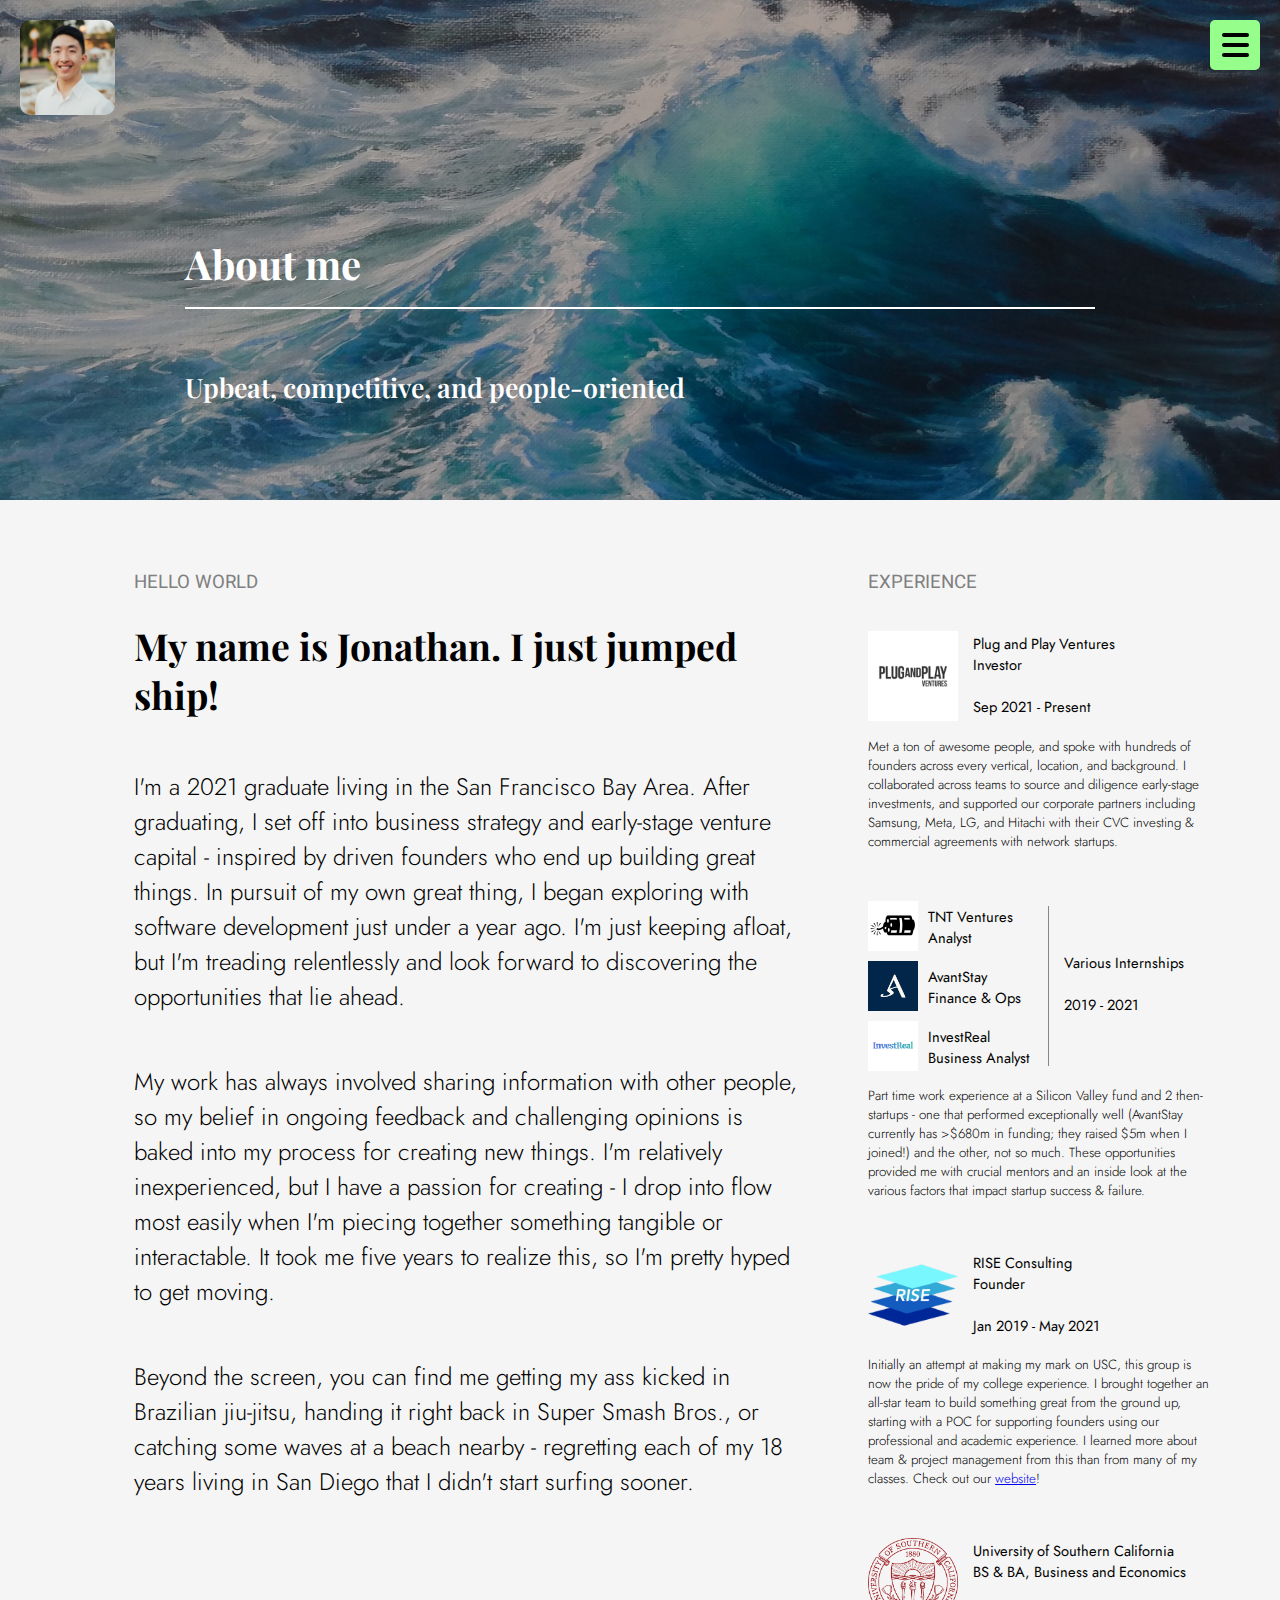
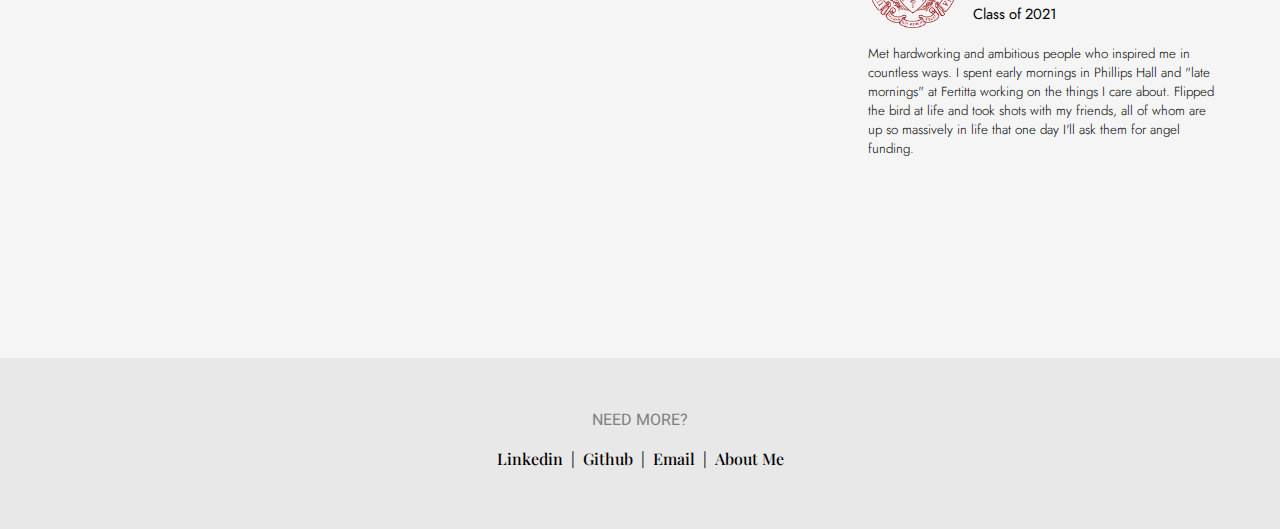
<file: images/Jonathan Lu - About.html>
<!DOCTYPE html>
<!-- saved from url=(0032)http://127.0.0.1:3000/about.html -->
<html lang="en"><head><meta http-equiv="Content-Type" content="text/html; charset=UTF-8">
<script type="text/javascript" src="./Jonathan Lu - About_files/___vscode_livepreview_injected_script"></script>
        
        <meta name="viewport" content="width=device-width, initial-scale=1.0">
        <meta http-equiv="X-UA-Compatible" content="ie=edge">
        <meta name="keywords" content="Jonathan Lu">
        <meta name="description" content="This is my personal site.">
        <link rel="stylesheet" href="./Jonathan Lu - About_files/style.css">
        <title>Jonathan Lu - About</title>
        <script src="./Jonathan Lu - About_files/jquery-3.6.0.min.js"></script>
        <script src="./Jonathan Lu - About_files/script-main.js"></script>
    </head>

    <body class="about-body">
        <div class="logo">
            <img class="logo__portrait" src="./Jonathan Lu - About_files/1635138897208">
        </div>

        <div class="hamburger-background">
            <div class="hamburger-icon">
            <span></span>
            <span></span>
            <span></span>
            </div>
        </div>

        <div class="hamburger-menu" style="display: none;">
            <a href="http://127.0.0.1:3000/index.html" class="home-button" style="text-decoration: none;">HOME</a>
            <a class="menu-link" href="http://127.0.0.1:3000/about.html" style="text-decoration: none; color: black;">About Me
                <area class="menu-wrapper">
            </a>
            <a class="menu-link" href="http://127.0.0.1:3000/gitlet.html" style="text-decoration: none; color: black;">Gitlet
                <area class="menu-wrapper">
            </a>
            <a class="menu-link" href="http://127.0.0.1:3000/about.html#" style="text-decoration: none; color: black;">2D Worlds
                <area class="menu-wrapper">
            </a>
            <a class="menu-link" href="http://127.0.0.1:3000/about.html#" style="text-decoration: none; color: black;">In Progress
                <area class="menu-wrapper">
            </a>
            <a class="menu-link" href="http://127.0.0.1:3000/about.html#" style="text-decoration: none; color: black;">Travel Map
                <area class="menu-wrapper">
            </a>
        </div>
        
        <div class="project-title">
            <img src="./Jonathan Lu - About_files/il_fullxfull.2739849289_dyfv.jpg" class="project-photo">
            <div class="project-cover-text">
                <h1 class="project-title">About me</h1>
                <area class="project-line">
                <h1 class="project-blurb"> Upbeat, competitive, and people-oriented </h1>
            </div>
        </div>
        
        <div class="about-container">
            <div class="about-left">
                <h2 class="hello-world">HELLO WORLD</h2>
                <h1 class="my-name"> My name is Jonathan. I just jumped ship! </h1>
                <p class="about-body"> I'm a 2021 graduate living in the San Francisco Bay Area. After graduating,
                    I set off into business strategy and early-stage venture capital - inspired by driven
                    founders who end up building great things. In pursuit of
                    my own great thing, I began exploring with software development just under a year ago. 
                    I'm just keeping afloat, but I'm treading relentlessly and look forward to discovering 
                    the opportunities that lie ahead. 
                </p>

                <p class="about-body"> My work has always involved sharing information with other people, so my belief in 
                    ongoing feedback and challenging opinions is baked into my process for creating new things. I'm relatively
                    inexperienced, but I have a passion for creating - I drop into flow most easily when I'm piecing 
                    together something tangible or interactable. It took me five years to realize this, so I'm 
                    pretty hyped to get moving.
                </p>

                <p class="about-body"> Beyond the screen, you can find me getting my ass kicked in Brazilian jiu-jitsu, handing it 
                    right back in Super Smash Bros., or catching some waves at a beach nearby - regretting each of 
                    my 18 years living in San Diego that I didn't start surfing sooner.
                </p>
            </div>

            <div class="about-right">
                <h2 class="experience">EXPERIENCE</h2>
                <div class="work-section">
                    <div class="work-item">
                        <img src="./Jonathan Lu - About_files/pnp-logo.png" class="work-logo">
                        <p class="work-text">Plug and Play Ventures
                            <br>Investor<br>
                            <br>Sep 2021 - Present
                        </p>
                    </div>
                    <section class="work-blurb">
                        Met a ton of awesome people, and spoke with hundreds of founders across every
                        vertical, location, and background. I collaborated across teams to source and diligence 
                        early-stage investments, and supported our corporate partners including
                        Samsung, Meta, LG, and Hitachi with their CVC investing &amp; commercial agreements with network startups.

                    </section>

                    <section class="internship-section">
                        <div class="internships">
                            <div class="internship-item">
                                <img src="./Jonathan Lu - About_files/tnt-logo.png" class="internship-logo">
                                <p class="internship-text"> TNT Ventures
                                    <br>Analyst
                                </p>
                            </div>
                            <div class="internship-item">
                                <img src="./Jonathan Lu - About_files/avantstay-logo.png" class="internship-logo">
                                <p class="internship-text"> AvantStay
                                    <br>Finance &amp; Ops
                                </p>
                            </div>
                            <div class="internship-item">
                                <img src="./Jonathan Lu - About_files/investreal-logo.png" class="internship-logo">
                                <p class="internship-text"> InvestReal
                                    <br>Business Analyst
                                </p>
                            </div>
                        </div>
                        <area class="internship-line">
                        <p class="various-internships">Various Internships<br>
                            <br>2019 - 2021
                        </p>
                    </section>

                    
                    <section class="work-blurb">
                        Part time work experience at a Silicon Valley fund and 2 then-startups - one that performed exceptionally well (AvantStay currently
                        has &gt;$680m in funding; they raised $5m when I joined!) and the other, not so much. These opportunities provided me with crucial mentors 
                        and an inside look at the various factors that impact startup success &amp; failure.
                    </section>
                    
                    <div class="work-item">
                        <img src="./Jonathan Lu - About_files/rise-logo.png" class="work-logo">
                        <p class="work-text">RISE Consulting
                            <br>Founder<br>
                            <br>Jan 2019 - May 2021
                        </p>
                    </div>
                    <section class="work-blurb">
                        Initially an attempt at making my mark on USC, this group is now the pride of my college experience. I brought together
                        an all-star team to build something great from the ground up, starting with a POC for supporting founders using our professional
                        and academic experience. I learned more about team &amp; project management from this than from many of my classes. Check out our <a href="https://www.riseusc.org/">website</a>!
                    </section>

                    <div class="work-item">
                        <img src="./Jonathan Lu - About_files/usc-logo.png" class="work-logo">
                        <p class="work-text">University of Southern California
                            <br>BS &amp; BA, Business and Economics<br>
                            <br>Class of 2021
                        </p>
                    </div>
                    <section class="work-blurb">
                        Met hardworking and ambitious people who inspired me in countless ways. I spent early mornings in Phillips Hall and "late mornings" at Fertitta working on
                        the things I care about. Flipped the bird at life and took shots with my friends, all of whom are up so massively in life that one day I'll ask them for angel funding.
                    </section>
                </div>
            </div>
        </div>

        <div class="footer">
            <area class="footer-bg">
            <p class="need-more">NEED MORE?</p>
            <p class="footer-links">
                <a class="about-linkedin" href="https://www.linkedin.com/in/jlu130/" style="color: black; text-decoration: none;">
                    <span>Linkedin</span>
                </a>
                <span>  |  </span>
                <a class="about-github" href="https://github.com/jonz0" style="color: black; text-decoration: none;">
                    <span>Github</span>
                </a>
                <span>  |  </span>
                <a class="about-email" href="mailto:ijonluu@gmail.com" style="color: black; text-decoration: none;">
                    <span>Email</span>
                </a>
                <span>  |  </span>
                <a class="about-aboutme" href="http://127.0.0.1:3000/about.html" style="color: black; text-decoration: none;">
                    <span>About Me</span>
                </a>
            </p>
        </div>
    
</body></html>
</file>
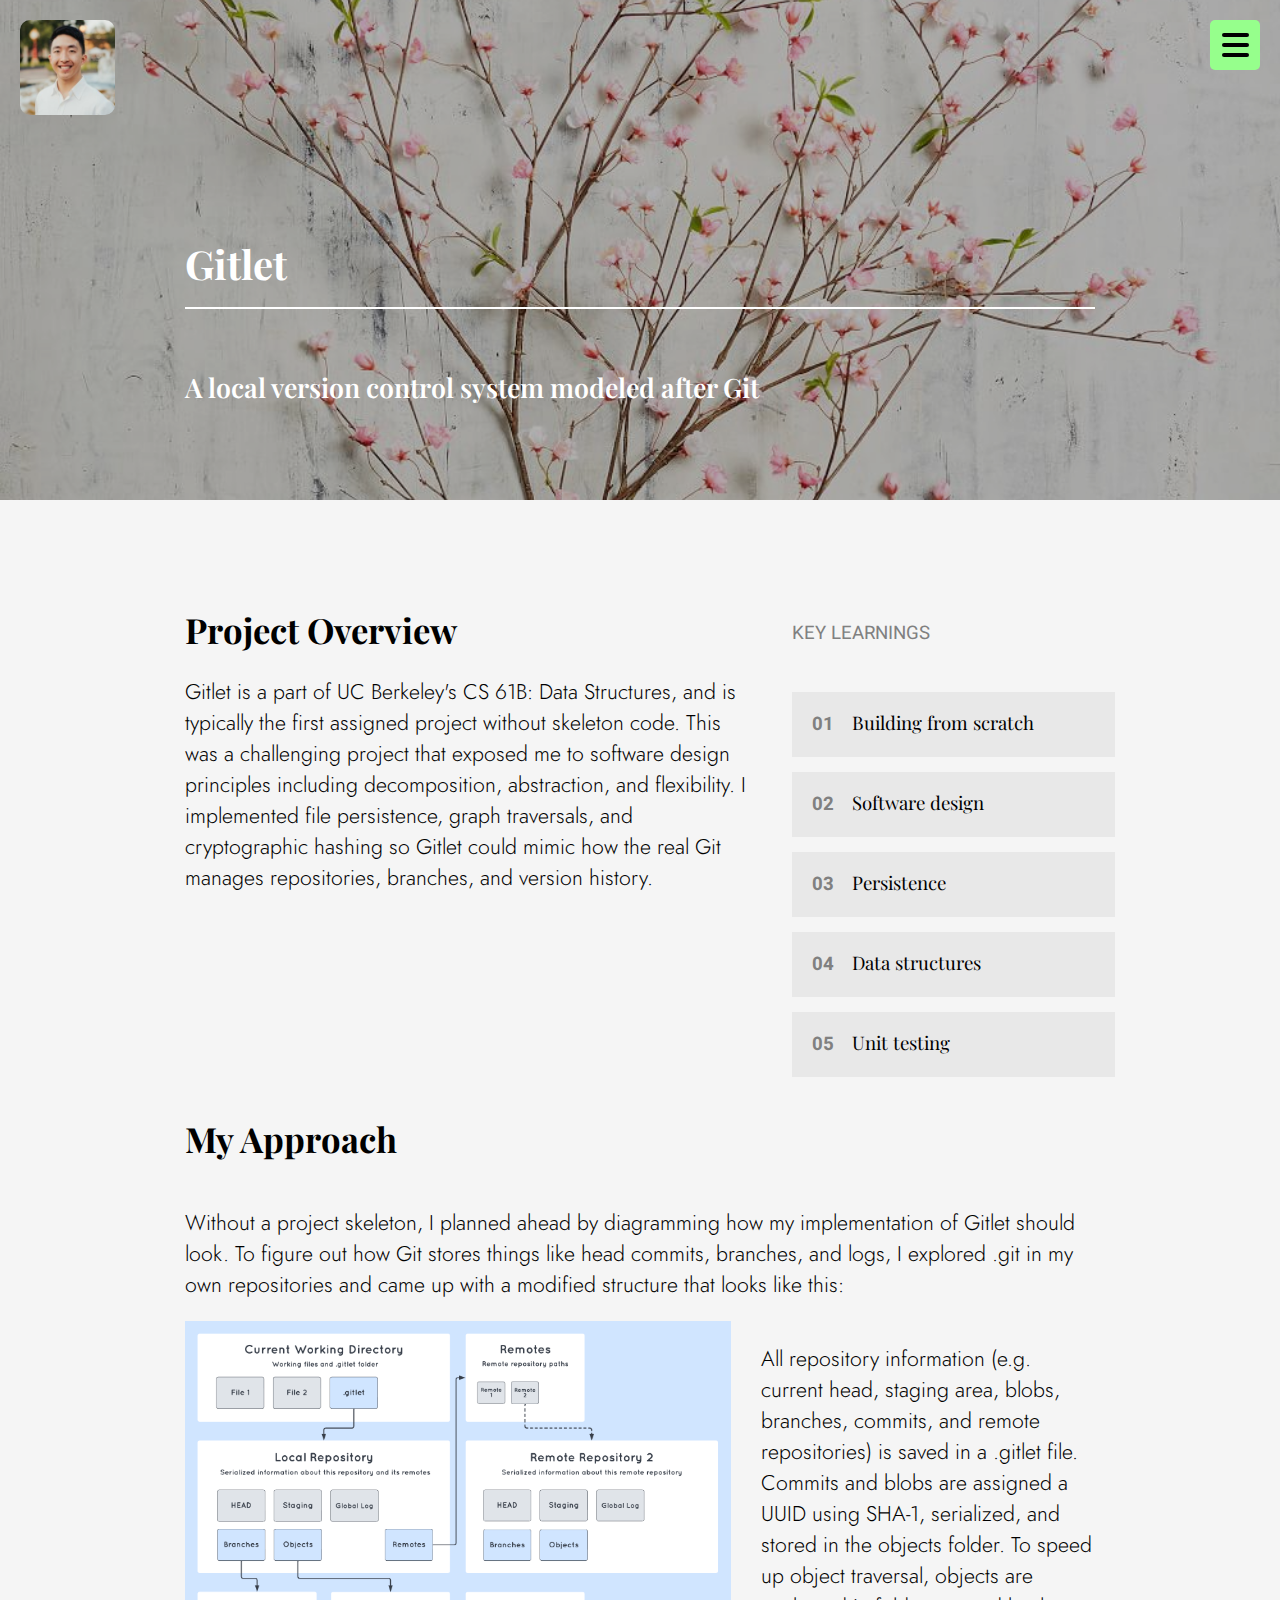
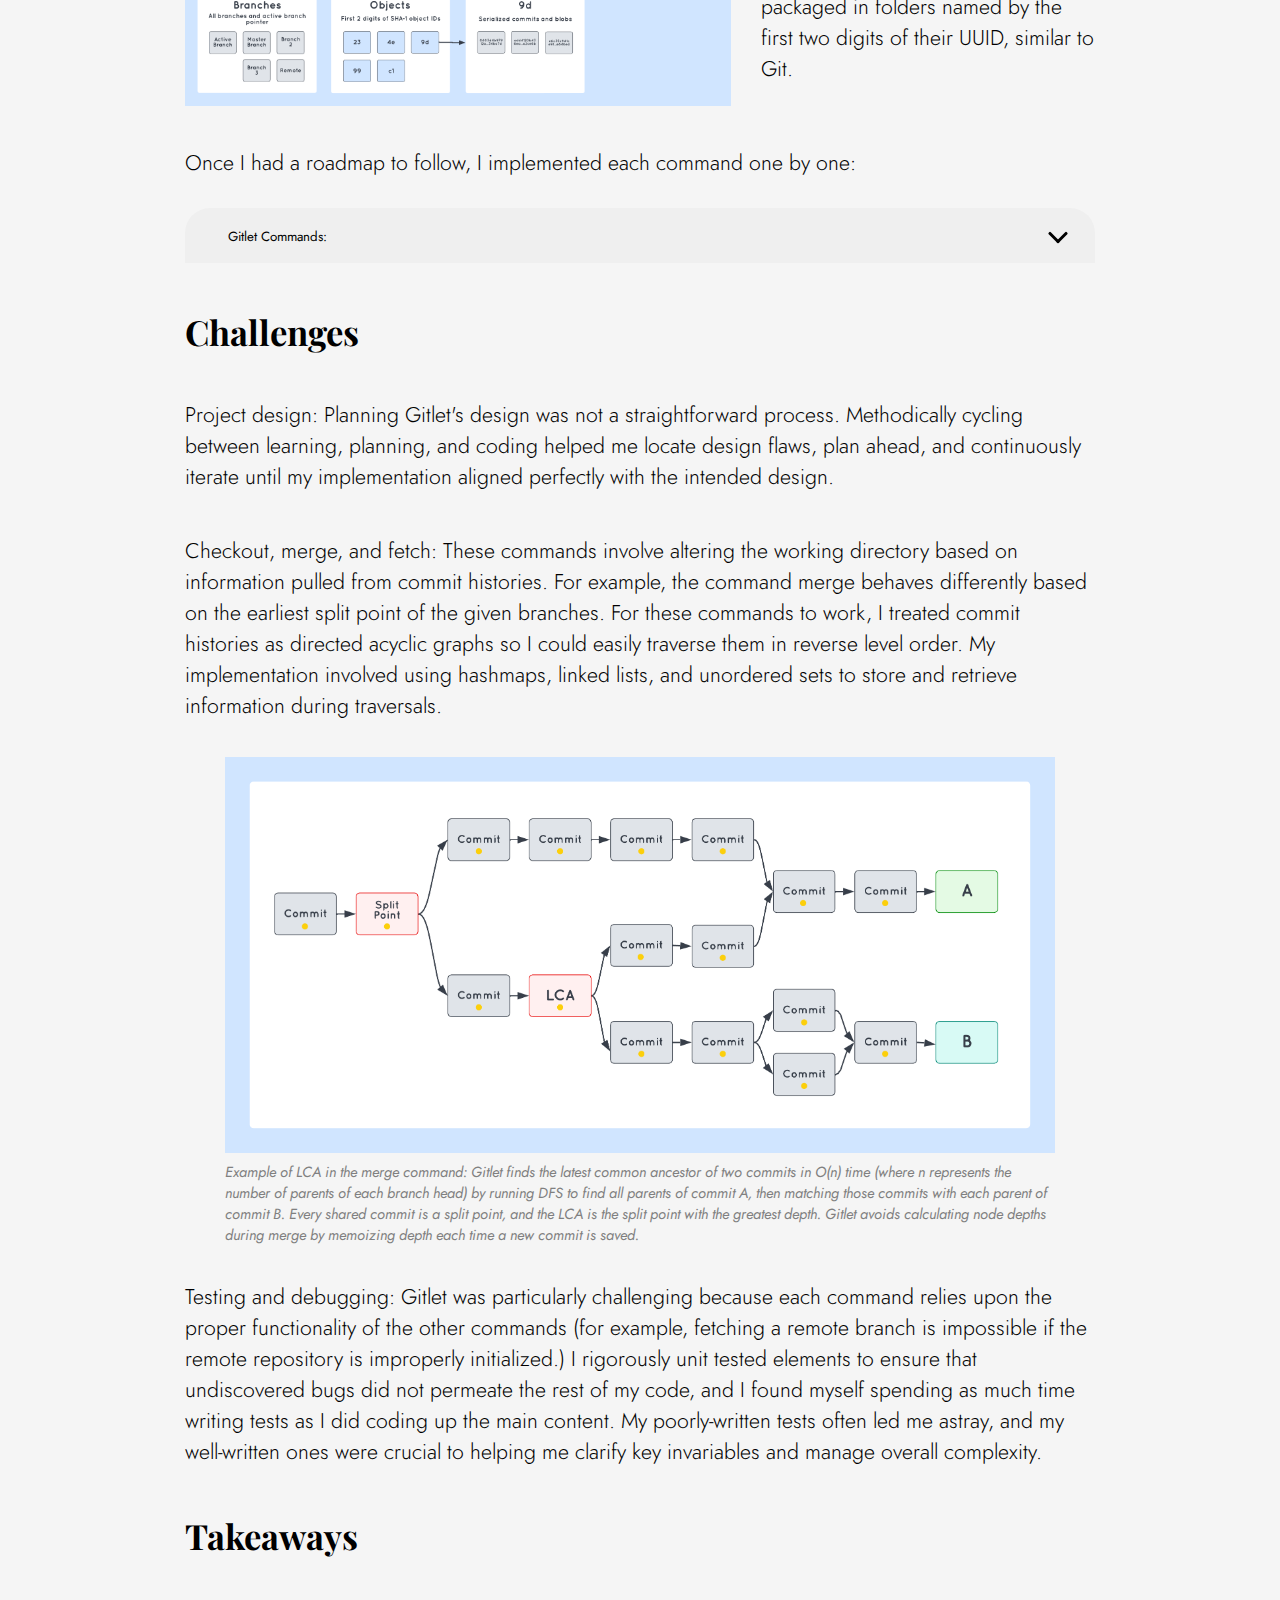
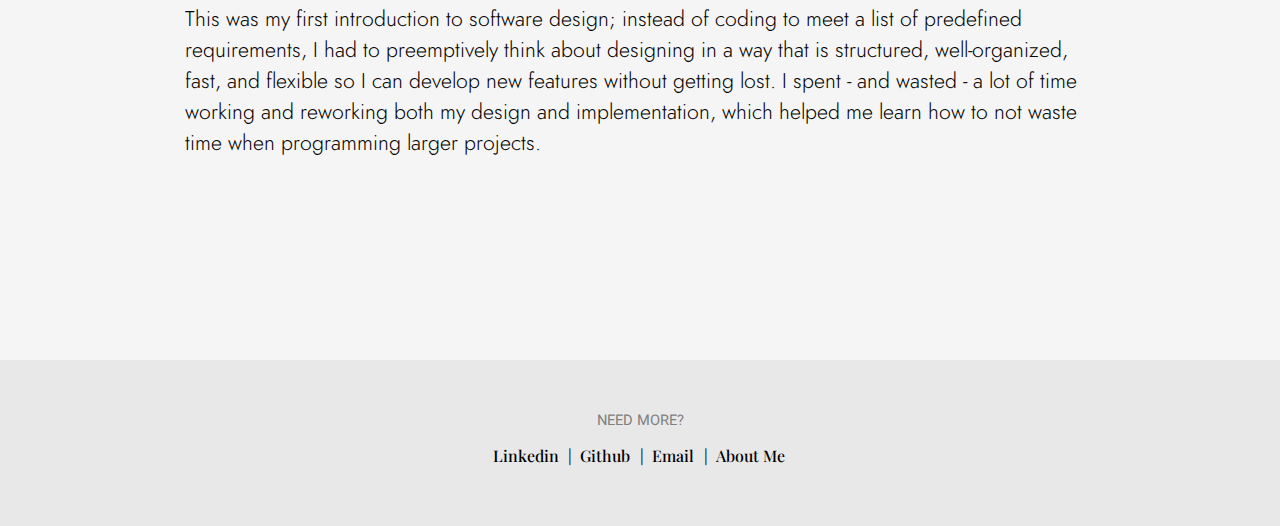
<file: images/Jonathan Lu - Project_ Gitlet.html>
<!DOCTYPE html>
<!-- saved from url=(0033)http://127.0.0.1:3000/gitlet.html -->
<html lang="en"><head><meta http-equiv="Content-Type" content="text/html; charset=UTF-8">
<script type="text/javascript" src="./Jonathan Lu - Project_ Gitlet_files/___vscode_livepreview_injected_script"></script>
        
        <meta name="viewport" content="width=device-width, initial-scale=1.0">
        <meta http-equiv="X-UA-Compatible" content="ie=edge">
        <meta name="keywords" content="Jonathan Lu">
        <meta name="description" content="This is my personal site.">
        <link rel="stylesheet" href="./Jonathan Lu - Project_ Gitlet_files/style.css">
        <title>Jonathan Lu - Project: Gitlet</title>
        <script src="./Jonathan Lu - Project_ Gitlet_files/jquery-3.6.0.min.js"></script>
        <script src="./Jonathan Lu - Project_ Gitlet_files/script-main.js"></script>
    </head>

    <body class="project-body">
        <div class="logo">
            <img class="logo__portrait" src="./Jonathan Lu - Project_ Gitlet_files/1635138897208">
        </div>

        <div class="hamburger-background">
            <div class="hamburger-icon">
            <span></span>
            <span></span>
            <span></span>
            </div>
        </div>

        <div class="hamburger-menu" style="display: none;">
            <a href="http://127.0.0.1:3000/index.html" class="home-button" style="text-decoration: none;">HOME</a>
            <a class="menu-link" href="http://127.0.0.1:3000/about.html" style="text-decoration: none; color: black;">About Me
                <area class="menu-wrapper">
            </a>
            <a class="menu-link" href="http://127.0.0.1:3000/gitlet.html" style="text-decoration: none; color: black;">Gitlet
                <area class="menu-wrapper">
            </a>
            <a class="menu-link" href="http://127.0.0.1:3000/gitlet.html#" style="text-decoration: none; color: black;">2D Worlds
                <area class="menu-wrapper">
            </a>
            <a class="menu-link" href="http://127.0.0.1:3000/gitlet.html#" style="text-decoration: none; color: black;">In Progress
                <area class="menu-wrapper">
            </a>
            <a class="menu-link" href="http://127.0.0.1:3000/gitlet.html#" style="text-decoration: none; color: black;">Travel Map
                <area class="menu-wrapper">
            </a>
        </div>
        
        <img src="./Jonathan Lu - Project_ Gitlet_files/faux-sakura-cherry-blossom-branch-z.jpg" class="project-photo">
        <div class="project-cover-text">
            <h1 class="project-title">Gitlet</h1>
            <area class="project-line">
            <h1 class="project-blurb">A local version control system modeled after Git</h1>
        </div>
        
        <div class="project-container">
            <div class="overview-container">
                <div class="overview-left">
                    <h1 class="breakdown-title">Project Overview</h1>
                    <p class="breakdown-text">
                        Gitlet is a part of UC Berkeley's CS 61B: Data Structures, and is typically the first assigned project without skeleton code. 
                        This was a challenging project that exposed me to software design principles including decomposition, abstraction, and flexibility. 
                        I implemented file persistence, graph traversals, and cryptographic hashing so Gitlet could mimic how the real Git manages repositories, 
                        branches, and version history.
                    </p>
                </div>
    
                <div class="overview-right">
                    <h2 class="key-learnings">KEY LEARNINGS</h2>
                    <div class="learning-block">
                        <h2 class="learning-number">01</h2>
                        <p class="learning-content">Building from scratch</p>
                    </div>
                    <div class="learning-block">
                        <h2 class="learning-number">02</h2>
                        <p class="learning-content">Software design</p>
                    </div>
                    <div class="learning-block">
                        <h2 class="learning-number">03</h2>
                        <p class="learning-content">Persistence</p>
                    </div>
                    <div class="learning-block">
                        <h2 class="learning-number">04</h2>
                        <p class="learning-content">Data structures</p>
                    </div>
                    <div class="learning-block">
                        <h2 class="learning-number">05</h2>
                        <p class="learning-content">Unit testing</p>
                    </div>
                </div>
            </div>
    
            <div class="breakdown-container">
                <h1 class="breakdown-title">My Approach</h1>
                <p class="breakdown-text">Without a project skeleton, I planned ahead by diagramming how my implementation of Gitlet should look. To figure out how Git stores things like
                    head commits, branches, and logs, I explored .git in my own repositories and came up with a modified structure that looks like this:
                </p>
                <div class="gitlet-structure">
                    <img src="./Jonathan Lu - Project_ Gitlet_files/gitlet-diagram.png" class="gitlet-diagram">
                    <p class="gitlet-text" id="gitlet-text"> All repository information (e.g. current head, staging area, blobs, branches, commits, and remote repositories) is saved in a .gitlet file. 
                        Commits and blobs are assigned a UUID using SHA-1, serialized, and stored in the objects folder. To speed up object traversal, objects are packaged in folders
                        named by the first two digits of their UUID, similar to Git.
                    </p>
                </div>
                <p class="gitlet-text-hidden"> All repository information (e.g. current head, staging area, blobs, branches, commits, and remote repositories) is saved in a .gitlet file. 
                    Commits and blobs are assigned a UUID using SHA-1, serialized, and stored in the objects folder. To speed up object traversal, objects are packaged in folders
                    named by the first two digits of their UUID, similar to Git.
                </p>
    
                <p class="breakdown-text">
                    Once I had a roadmap to follow, I implemented each command one by one:
                    
                <button class="show-button" id="show-button" style="color: black;">
                    <p>Gitlet Commands:</p>
                    <div class="dropdown-chevron">
                        <span></span>
                        <span></span>
                    </div>
                </button>
    
                </p><div class="show-hide" id="show-hide" style="display: none;">
                    <ul class="gitlet-commands" style="list-style: none;">
                            <p class="command-name-init">init</p>
                            <p class="command-description">Creates a Gitlet version control system in the current directory, initializing the master branch and initial commit.</p>
                            <p class="command-name-add">add</p>
                            <p class="command-description">Stages a file for addition.</p>
                            <p class="command-name-commit">commit</p>
                            <p class="command-description">Saves a snapshot of the staging area and tracked files so they can be restored at a later time.</p>
                            <p class="command-name-rm">rm</p>
                            <p class="command-description">Stages a file for removal and removes it from the working directory.</p>
                            <p class="command-name-log">log</p>
                            <p class="command-description">Displays information about each commit backwards, starting from the current head commit.</p>
                            <p class="command-name-globallog">global log</p>
                            <p class="command-description">Displays information about all commits ever made.</p>
                            <p class="command-name-find">find</p>
                            <p class="command-description">Prints the ids of all commits that have a given commit message.</p>
                            <p class="command-name-status">status</p>
                            <p class="command-description">Displays the status of branches &amp; staged, modified, and untracked files in the working directory.</p>
                            <p class="command-name-checkout">checkout</p>
                            <p class="command-description">Copies and overwrites files in the head, given commit, or given branch to the working directory.</p>
                            <p class="command-name-branch">branch</p>
                            <p class="command-description">Creates a new branch with the given name, and points it at the current head commit.</p>
                            <p class="command-name-rmbranch">rm-branch</p>
                            <p class="command-description">Deletes the branch with the given name.</p>
                            <p class="command-name-reset">reset</p>
                            <p class="command-description">Checks out the files tracked by the given commit, removes untracked files, and moves the current head to the given commit.</p>
                            <p class="command-name-merge">merge</p>
                            <p class="command-description">Merges files from the given branch into the current branch, similar to git merge.</p>
                            <p class="command-name-addremote">add-remote</p>
                            <p class="command-description">Saves a remote repository under the given name.</p>
                            <p class="command-name-rmremote">rm-remote</p>
                            <p class="command-description">Removes information associated with the given remote name.</p>
                            <p class="command-name-fetch">fetch</p>
                            <p class="command-description">Copies commits and blobs from the given remote branch into the local repository, saving fetched commits under a new branch.</p>
                            <p class="command-name-push">push</p>
                            <p class="command-description">Appends commits from the current branch to the end of the given remote branch.</p>
                            <p class="command-name-pull">pull</p>
                            <p class="command-description">Fetches the remote branch and merges it into the current branch.</p>
                    </ul>
                </div>
    
                <h1 class="breakdown-title">Challenges</h1>
                <p class="breakdown-text">Project design: Planning Gitlet's design was not a straightforward process. Methodically cycling between
                    learning, planning, and coding helped me locate design flaws, plan ahead, and continuously iterate until my
                    implementation aligned perfectly with the intended design.
                </p>
    
                <p class="breakdown-text">Checkout, merge, and fetch: These commands involve altering the working directory based on information pulled from commit histories.
                    For example, the command merge behaves differently based on the earliest split point of the given branches. For these commands to work, I treated commit histories as directed acyclic graphs
                    so I could easily traverse them in reverse level order. My implementation involved using hashmaps, linked lists, and unordered sets
                    to store and retrieve information during traversals.
                </p>
                <figure class="project-figure">
                    <img src="./Jonathan Lu - Project_ Gitlet_files/gitlet-merge.png" class="gitlet-merge">
                    <figcaption class="fig-caption">Example of LCA in the merge command: Gitlet finds the latest common ancestor of two commits in O(n) time (where n represents the number of parents
                        of each branch head) by running DFS to find all parents of commit A, then matching those commits with each parent of commit B. Every shared 
                        commit is a split point, and the LCA is the split point with the greatest depth. Gitlet avoids calculating node depths during merge by memoizing depth
                        each time a new commit is saved. </figcaption>
                </figure> 
    
                <p class="breakdown-text">Testing and debugging: Gitlet was particularly challenging because each command relies upon the proper functionality of the other commands (for example, 
                    fetching a remote branch is impossible if the remote repository is improperly initialized.) I rigorously unit tested elements
                    to ensure that undiscovered bugs did not permeate the rest of my code, and I found myself spending as much time
                    writing tests as I did coding up the main content. My poorly-written tests often led me astray, and my well-written ones were crucial to helping me clarify key invariables and manage overall complexity.
                </p>
    
                <h1 class="breakdown-title">Takeaways</h1>
                <p class="breakdown-text">This was my first introduction to software design; instead of coding to meet a list of predefined requirements, I had to preemptively think about designing
                    in a way that is structured, well-organized, fast, and flexible so I can develop new features without getting lost. I spent - and wasted - a lot of time working and reworking
                    both my design and implementation, which helped me learn how to not waste time when programming larger projects.
                </p>
            </div>
        </div>

        <div class="footer">
            <area class="footer-bg">
            <p class="need-more">NEED MORE?</p>
            <p class="footer-links">
                <a class="about-linkedin" href="https://www.linkedin.com/in/jlu130/" style="color: black; text-decoration: none;">
                    <span>Linkedin</span>
                </a>
                <span>  |  </span>
                <a class="about-github" href="https://github.com/jonz0" style="color: black; text-decoration: none;">
                    <span>Github</span>
                </a>
                <span>  |  </span>
                <a class="about-email" href="mailto:ijonluu@gmail.com" style="color: black; text-decoration: none;">
                    <span>Email</span>
                </a>
                <span>  |  </span>
                <a class="about-aboutme" href="http://127.0.0.1:3000/about.html" style="color: black; text-decoration: none;">
                    <span>About Me</span>
                </a>
            </p>
        </div>
    
</body></html>
</file>
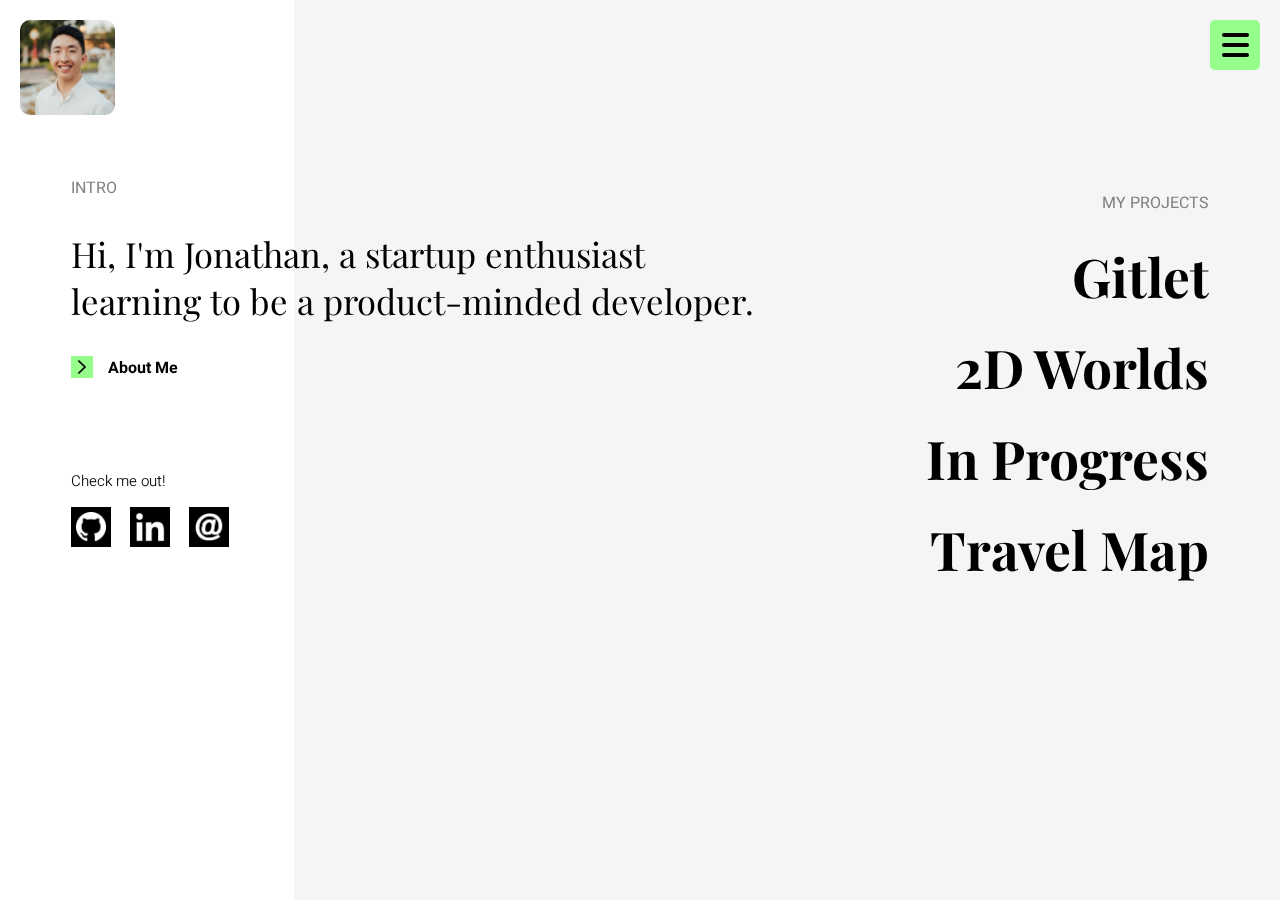
<file: images/Jonathan Lu - Website.html>
<!DOCTYPE html>
<!-- saved from url=(0032)http://127.0.0.1:3000/index.html -->
<html lang="en"><head><meta http-equiv="Content-Type" content="text/html; charset=UTF-8">
<script type="text/javascript" src="./Jonathan Lu - Website_files/___vscode_livepreview_injected_script"></script>
        
        <meta name="viewport" content="width=device-width, initial-scale=1.0">
        <meta http-equiv="X-UA-Compatible" content="ie=edge">
        <meta name="keywords" content="Jonathan Lu">
        <meta name="description" content="This is my personal site.">
        <link rel="stylesheet" href="./Jonathan Lu - Website_files/style.css">
        <title>Jonathan Lu - Website</title>
        <script src="./Jonathan Lu - Website_files/jquery-3.6.0.min.js"></script>
        <script src="./Jonathan Lu - Website_files/script-main.js"></script>
        </head>

    
    <body class="body">
        <div class="logo">
            <img class="logo__portrait" src="./Jonathan Lu - Website_files/1635138897208">
        </div>

        <div class="hamburger-background">
            <div class="hamburger-icon">
            <span></span>
            <span></span>
            <span></span>
            </div>
        </div>

        <div class="hamburger-menu" style="display: none;">
            <a href="http://127.0.0.1:3000/index.html" class="home-button" style="text-decoration: none;">HOME</a>
            <a class="menu-link" href="http://127.0.0.1:3000/about.html" style="text-decoration: none; color: black;">About Me
                <area class="menu-wrapper">
            </a>
            <a class="menu-link" href="http://127.0.0.1:3000/gitlet.html" style="text-decoration: none; color: black;">Gitlet
                <area class="menu-wrapper">
            </a>
            <a class="menu-link" href="http://127.0.0.1:3000/index.html#" style="text-decoration: none; color: black;">2D Worlds
                <area class="menu-wrapper">
            </a>
            <a class="menu-link" href="http://127.0.0.1:3000/index.html#" style="text-decoration: none; color: black;">In Progress
                <area class="menu-wrapper">
            </a>
            <a class="menu-link" href="http://127.0.0.1:3000/index.html#" style="text-decoration: none; color: black;">Travel Map
                <area class="menu-wrapper">
            </a>
        </div>
        
        <div class="contents-container">
            <div class="contents-left">
                <div class="intro">INTRO</div>
                <div class="description">Hi, I'm Jonathan, a startup enthusiast learning to be a product-minded developer.
                    <div class="about-me">
                        <img src="./Jonathan Lu - Website_files/right-arrow.png" class="right-arrow">
                        <a href="http://127.0.0.1:3000/about.html" class="about-link" style="color: black; text-decoration: none;">
                            <h1>About Me</h1>
                            <area class="about-wrapper" style="border: 0px;">
                        </a>
                    </div>
                    
                    <div class="external-links">
                        <div class="check-me-out">Check me out!</div>
                        <a href="https://github.com/jonz0" class="github-container" style="text-decoration: none;">
                            <img class="github" src="./Jonathan Lu - Website_files/github-white.png">
                        </a>
                        <a href="https://www.linkedin.com/in/jlu130/" class="linkedin-container" style="text-decoration: none;">
                            <img class="linkedin" src="./Jonathan Lu - Website_files/linkedin-white.png">
                        </a>
                        <a href="mailto:ijonluu@gmail.com" class="email-container" style="text-decoration: none;">
                            <img class="email" src="./Jonathan Lu - Website_files/mail-white.png">
                        </a>
                    </div>
                </div>
            </div>
            
            <div class="contents-right">
                <p class="my-projects">MY PROJECTS</p>
                <a href="http://127.0.0.1:3000/gitlet.html" class="project-name" id="gitlet" style="text-decoration: none;">Gitlet
                    <area class="project-wrapper-1" id="project-wrapper">
                </a>
                <img class="project-bg" id="bg-1" src="./Jonathan Lu - Website_files/faux-sakura-cherry-blossom-branch-z.jpg">                        
                <a href="http://127.0.0.1:3000/index.html#" class="project-name" id="worlds" style="text-decoration: none;">2D Worlds
                    <area class="project-wrapper-2" id="project-wrapper">
                </a>           
                <img class="project-bg" id="bg-2" src="./Jonathan Lu - Website_files/d8d27ev-ee03210d-43c1-4df3-850e-d98693f7d799.png">
                <a href="http://127.0.0.1:3000/index.html#" class="project-name" id="inprogress" style="text-decoration: none;">In Progress
                    <area class="project-wrapper-3" id="project-wrapper">
                </a>
                <img class="project-bg" id="bg-3" src="./Jonathan Lu - Website_files/1717709.jpg">
                <a href="http://127.0.0.1:3000/index.html#" class="project-name" id="travelmap" style="text-decoration: none;">Travel Map
                    <area class="project-wrapper-4" id="project-wrapper">
                </a>      
                <img class="project-bg" id="bg-4" src="./Jonathan Lu - Website_files/Torrey-Pines_2018_Torrey-Pines-Beach-looking-South--Courtesy-Lisa-Field-SanDiego.jpg">                  
            </div>
        </div>
        <area class="background-blank" src="https://wallpaperaccess.com/full/2474794.jpg">
    
</body></html>
</file>
<file: images/Jonathan Lu - About_files/style.css>
@import url('https://fonts.googleapis.com/css2?family=Heebo:wght@100;300;400;500&family=Jost:wght@100;200;300;400&family=Playfair+Display:wght@400;500;600;700;800&display=swap');

/************ MAIN LANDING PAGE ************/

::selection {
    color: #000942;
    background: #96ff8c;
  }

.logo__portrait {
    position: fixed;
    border: #96ff8c;
    height: 95px;
    top: 20px;;
    left: 20px;
    border-radius: 10px;
}

/** CONTAINER AND BACKGROUND */

.contents-container {
    display: flex;
    flex-direction: row;
    margin-right: auto;
    margin-left: auto;
    width: 90%;
    align-items: top;
    margin-top: 175px;
}

.background-blank {
    position: fixed;
    width: 75%;
    height: 100%;
    right: 0;
    top: 0;
    z-index: -3;
    background-color: #f5f5f5;
    border: none;
}

/** LEFT SIDE */

.contents-left {
    display: flex;
    flex-direction: column;
    margin-top: 1px;
}

.check-me-out {
    margin-bottom: 15px;
    font-family: 'Heebo', sans-serif;
    font-weight: 300;
    font-size: 15px;
    padding-top: 80px;
}

.github-container, .linkedin-container, .email-container {
    display: inline-block;
    margin-right: 10px;
    width: 40px;
    height: 40px;
    background-color: black;
    transition: 250ms;
}

.github, .linkedin, .email {
    max-width: 40px;
    margin: 5px;
    height: 30px
}

.github-container:hover {
    background-color: #6e5494;
}

.linkedin-container:hover {
    background-color: #0072b1;
}

.email-container:hover {
    background-color: #db4437;
}

.about-me {
    display: flex;
    flex-direction: row;
    margin-top: 20px;
}

.right-arrow {
    margin-top: 12px;
    height: 22px;
    background-color: #96ff8c;
    align-items: center;
}

.about-link {
    margin-left: 15px;
    margin-top: 1px;
    display: inline-block;
    font-family: 'Heebo', sans-serif;
    font-size: 6pt;
}

.about-wrapper {
    display: none;
    opacity: 0.9;
    position: absolute;
    background-color: #96ff8c;
    height: 22px;
    width: 105px;
    margin-left: -20px;
    margin-top: -34px;
    z-index: -1;
}

.github, .linkedin {
    margin-right: 10px;
}

.intro {
    font-family: 'Heebo', sans-serif;
    color: grey;
}

.description {
    margin-top: 30px;
    font-family: 'Playfair Display', serif;
    font-size: 26pt;
}

/** RIGHT SIDE */

.contents-right {
    display: flex;
    flex-direction: column;
    text-align: right;
    font-family: 'Playfair Display', serif;
    font-weight: 800;
     width: 800px;
}

.project-wrapper-1, .project-wrapper-2, 
.project-wrapper-3, .project-wrapper-4 {
    display: none;
    position: absolute;
    z-index: -1;
    background-color: #96ff8c;
    height: 40%;
    right: -5px;
    bottom: 2px;
}

.project-wrapper-1 {
    width: 187px;
}

.project-wrapper-2 {
    width: 300px;
}

.project-wrapper-3 {
    width: 330px;
}

.project-wrapper-4 {
    width: 325px;
}

.project-bg {
    opacity: 0;
    position: fixed;
    width: 77%;
    height: 100%;
    right: 0;
    top: 0;
    z-index: -2;
    object-fit: cover;
    transition: 750ms;
    border: none;
}

.project-name {
    font-family: 'Playfair Display', serif;
    font-size: 40pt;
    color: black;
    font-weight: 700;
    margin-bottom: 20px;
    position: relative;
}

#gitlet:hover ~ #bg-1, #worlds:hover ~ #bg-2,
#inprogress:hover ~ #bg-3, #travelmap:hover ~ #bg-4 {
    opacity: 1;
}

.project-name:hover area {
    opacity: 0.9;
}

.my-projects {
    font-family: 'Heebo', sans-serif;
    font-weight: 400;
    color: grey;
    margin-bottom: 25px;
}

@media (max-width: 900px) {
    .description {
        font-size: 24pt;
    }

    .project-name {
        font-size: 35pt;
        margin-bottom: 30px;
    }
}

@media (max-width: 760px) {
    .contents-right {
        display: none;
    }

    .description {
        font-size: 19pt;
    }

    .logo__portrait {
        min-height: 70px;
        max-height: 95px;
        height: 14vw;
    }
}


/************ ABOUT SECTION ************/

.about-body {
    background-color: #f5f5f5;
    font-family: 'Jost', sans-serif;
    font-weight: 300;
    font-size: 24px;
    margin-bottom: 50px;
}

.project-photo {
    position: absolute;
    left: 0;
    top: 0;
    z-index: -1;
    height: 500px;
    width: 100%;
    object-fit: cover;
    opacity: 1;
    filter: brightness(0.7)
}

.about-cover {
    flex-direction: column;
}

.project-cover-text {
    margin-top: 210px;
    font-family: 'Playfair Display', serif;
    margin-left: 14%;
    margin-right: 14%;
    display: flex;
    flex-direction: column;
    margin-bottom: 160px;
    flex-wrap: wrap;
    justify-content: center;
}

.project-title {
    color: white;
    font-size: 30pt;
}

.project-line {
    display: relative;
    box-sizing: border-box;
    background-color: white;
    height: 2px;
    margin-top: -10px;
}

.project-blurb {
    color: white;
    font-size: 20pt;
    font-weight: 600;
    margin-top: 60px;
}

/** ABOUT ME TEXT */

.about-container {
    margin-top: -30px;
    margin-left: 10%;
    width: 90%;
    display: flex;
    flex-direction: row;
    margin-bottom: 150px;
}

.about-right {
    display: flex;
    flex-direction: column;
    margin-left: 60px;
    margin-right: 5%;
    width: 34%;
}

.about-left {
    width: 55%;
    font-family: 'Playfair Display', serif;
    font-size: 14pt;
    width: 66%;
}

.my-name {
    margin-bottom: 50px;
}

.experience, .hello-world {
    color: grey;
    font-family: 'Heebo', sans-serif;
    font-size: 14pt;
    font-weight: 400;
}

.experience {
    margin-bottom: 35px;
    margin-right: 20px;
}

.work-section {
    display: flex;
    flex-direction: column;
}

.work-logo {
    width: 90px;
    height: 90px;
    margin-right: 15px;
}

.work-item {
    display: flex;
    flex-direction: row;
    font-family: 'Jost', sans-serif;
    font-size: 11pt;
    font-weight: 400;
}

.work-text {
    margin-top: 2px;
}

.work-blurb {
    font-family: 'Playfair Display', serif;
    font-family: 'Jost', sans-serif;
    font-size: 10pt;
    font-weight: 300;
    margin-bottom: 50px;
    margin-top: 5px;
}

.internship-logo {
    width: 50px;
    height: 50px;
    margin-bottom: 10px;
}

.internships {
    display: flex;
    flex-direction: column;
}

.internship-item {
    display: flex;
    flex-direction: row;
}

.internship-text {
    font-family: 'Jost', sans-serif;
    font-size: 11pt;
    font-weight: 400;
    margin-bottom: 0;
    margin-top: 5px;
    margin-left: 10px;
}

.internship-section {
    display: flex;
    flex-direction: row;
}

.internship-line {
    background-color: #868686;
    height: 160px;
    width: 1px;
    margin-top: 5px;
    margin-left: 18px;
}

.various-internships {
    font-family: 'Jost', sans-serif;
    font-size: 11pt;
    font-weight: 400;
    margin-left: 15px;
    align-self: center;
    margin-top: 0;
}

@media (max-width: 1200px) {
    .about-right {
        display: none;
    }

    .about-left {
        width: 85%
    }
}



/************ HAMBURGER MENU ************/

.hamburger-menu {
    display: flex;
    flex-direction: column;
    position: fixed;
    top: 0;
    left: 0;
    background-color: white;
    width: 100%;
    height: 85%;
    align-items: center;
    justify-content: center;
    z-index: 1;
    box-shadow: 0px -5px 10px 5px #e8e8e8;
}

.home-button {
    font-size: 14pt;
    font-family: 'Heebo', sans-serif;
    font-weight: 400;
    color: grey;
    padding-bottom: 30px;
    transition: 20ms;
}

.home-button:hover {
    font-weight:500;
}

.menu-link {
    font-family: 'Playfair Display', serif;
    font-size: 30pt;
    font-weight: 700;
    padding-bottom: 25px;;
    color: black;
    z-index: 3;
    position: relative;
}

.menu-wrapper {
    position: absolute;
    opacity: 0;
    background-color: #96ff8c;
    height: 27%;
    bottom: 27px;
    left: -18%;
    z-index: -1;
    width: 136%;
}

@media (max-width: 400px) {
    .menu-link {
        font-size: 30px;
    }

    .menu-wrapper {
        height: 25%;
        bottom: 25px;
    }
}



/************ PROJECT TEMPLATE ************/

.project-container {
    margin-left: 14%;
    margin-right: 14%;
    margin-bottom: 180px;
    justify-content: center;
}

.overview-container {
    display: flex;
    flex-direction: row;
}

.overview-left {
    width: 65%;
    font-family: 'Playfair Display', serif;
    padding-right: 5%;
}

.overview-right {
    width: 35%;
    position: relative;
}

.key-learnings {
    margin-top: 12%;
    margin-bottom: 45px;
    color: grey;
    font-family: 'Heebo', sans-serif;
    font-size: 14pt;
    font-weight: 400;
}

.learning-block {
    display: flex;
    flex-direction: row;
    align-items: center;
    padding-left: 20px;
    height: 65px;
    background-color: #e8e8e8;
    width: 100%;
    margin-bottom: 15px;
}

.learning-number {
    font-family: 'Heebo', sans-serif;
    color: gray;
    font-size: 14pt;
    padding-right: 18px;
}

.learning-content {
    font-family: 'Playfair Display', serif;
    font-weight: 200;
    padding-bottom: 4px;
    font-size: 14pt;
}

@media (max-width: 1000px) {
    .learning-number {
        padding-right: 12px;
    }

    .learning-number, .learning-content {
        font-size: 13pt;
    }
}

.breakdown-container {
    display: flex;
    flex-direction: column;
}

.breakdown-title {
    font-family: 'Playfair Display', serif;
    font-size: 26pt;
}

.breakdown-text {
    font-family: 'Jost', sans-serif;
    font-weight: 300;
    font-size: 16pt;
}

@media (max-width: 900px) {
    .overview-right {
        display: none;
    }

    .overview-left {
        width: 90%
    }
}



/************ PROJECT 1: GITLET ************/
.project-body {
    background-color: #f5f5f5;
}

.project-figure {
    display: flex;
    flex-direction: column;
    font-family: 'Jost', sans-serif;
    color: gray;
    font-style: italic;
    font-size:11pt;
    float: right;
}

.gitlet-commands {
    font-family: 'Jost', sans-serif;
    font-weight: 300;
    font-size: 11pt;
    background-color: #ededed;
    justify-content: left;
    padding-bottom: 40px;
    padding-right: 60px;
    border-bottom-right-radius: 25px;
    border-bottom-left-radius: 25px;
    display: grid;
    grid-template:
        "p p p p";
    align-items: center;
}

.gitlet-command {
    display: flex;
    flex-direction: row;
}

.command-name {
    line-height: 1.2;
    font-size: 11pt;
    margin-left: 15px;
    padding-top: 1px;
    height: 18px;
    width: max-content;
    padding-left: 8px;
    padding-right: 8px;
    text-align: center;
    border-color: black;
    border-width: 1px;
    border-style: ridge;
    border-radius: 5px;
    justify-self: right;
    margin-right: 25px;
}

.command-description {
    margin-right: 20px;
}

.fig-caption {
    padding-top: 1%;
    padding-left: 1%;
    padding-right: 1%;
}

.gitlet-diagram {
    margin-right: 30px;
    width: 60%;
    max-width: 1100px;
}

.gitlet-text {
    font-family: 'Jost', sans-serif;
    font-size: 16pt;
    font-weight: 300;
    width: 40%;
}

.gitlet-text-hidden {
    font-family: 'Jost', sans-serif;
    font-weight: 300;
    font-size: 16pt;
    display: none;
}

.gitlet-merge {
    width: 100%;
}

.show-hide {
    position: relative;
    top: -45px;
    z-index: -1;
}

.show-button {
    display: flex;
    flex-direction: row;
    justify-content: space-between;
    margin-top: 30px;
    padding-top: 3px;
    align-items: center;
    cursor: pointer;
    height: 55px;
    border: none;
    width: 100%;
    text-align: left;
    padding-left: 43px;
    font-family: 'Jost', sans-serif;
    font-weight: 400;
    font-size: 14pt;
    border-top-right-radius: 25px;
    border-top-left-radius: 25px;
}

.dropdown-chevron {
    margin-right: 22px;
}

.split-container {
    display: flex;
    flex-direction: row;
}

.gitlet-structure {
    display: flex;
    flex-direction: row;
    align-items: center;
    margin-bottom: 20px;
    margin-top: 20px;
}

@media (max-width: 1150px) {
    .gitlet-text-hidden {
        display: block;
    }

    .gitlet-text {
        display: none;
    }

    .gitlet-diagram {
        width: 100%;
    }

    .gitlet-structure {
        margin-bottom: 0;
    }
}

@media (max-width: 900px) {
    .gitlet-commands {
        grid-template:
        "p p";
    }
}

@media (max-width: 600px) {
    .show-button {
        font-size: 13pt;
        padding-left: 28px;
    }

    .command-name {
        font-size:10pt;
        margin-left: -24px;
    }

    .command-description {
        font-size: 10pt;
        margin-right: -20px;
    }

    .dropdown-button {
        height: 37px;
        width: 37px;
        margin-right: 8px;
    }
}



/************ FOOTER AREA ************/

.footer {
    position: absolute;
    display: flex;
    flex-direction: column;
    align-items: center;
    justify-content: center;
    background: #e8e8e8;
    width: 100%;
    left: 0;
}

.need-more {
    color: grey;
    font-family: 'Heebo', sans-serif;
    font-size: 12pt;
    font-weight: 400;
    margin-top: 50px;
}

.footer-links {
    display: flex;
    align-items: center;
    justify-content: center;
    flex-direction: row;
    margin-top: 0;
    margin-bottom: 60px;
    font-family: 'Playfair Display', serif;
    font-size: 12pt;
    font-weight: 500;
}

.about-linkedin:hover span, .about-github:hover span,
.about-email:hover span, .about-aboutme:hover span {
    font-weight: 700;
}

@media (max-width: 350px) {
    .need-more, .footer-links {
        font-size: 10pt;
    }

    .about-linkedin {
        width: 56px;
    }
    
    .about-github {
        width: 43px;
    }
    
    .about-email {
        width: 36px;
    }
    
    .about-aboutme {
        width: 60px;
    }
}



/************ HAMBURGER ANIMATIONS ************/

.hamburger-background {
    background-color: #96ff8c;
    position: fixed;
    right: 20px;
    top: 20px;
    border-radius: 5px;
    z-index: 2;
    width: 50px;
    height: 50px;
    display: flex;
    flex-direction: row;
    justify-content: center;
    align-items: center;
}

.hamburger-icon {
    position: relative;
    width: 27px;
    height: 24px;
    cursor: pointer;
    margin: 0 auto;
}

.hamburger-icon span {
    background-color:black;
    position: absolute;
    border-radius: 20px;
    transition: .3s cubic-bezier(.8, .5, .2, 1.4);
    width: 100%;
    height: 4px;
}

.hamburger-icon span:nth-child(1) {
    top: 0px;
    left: 0px;
}

.hamburger-icon span:nth-child(2) {
    top: 10px;
    left: 0px;
}

.hamburger-icon span:nth-child(3) {
    bottom:0px;
    left: 0px;
}

.hamburger-icon:not(.open):hover span:nth-child(1) {
    transform: scaleY(1);
    left: -5px;
}

.hamburger-icon:not(.open):hover span:nth-child(3) {
    transform: scaleY(1);
    left: 5px;
}

.hamburger-icon.open span:nth-child(1) {
    transform: rotate(45deg) scaleX(0.8);
    top: 11px;
    left: -6px;
}

.hamburger-icon.open span:nth-child(2) {
    transform: scale(0);
    transition-duration: 50ms;
}

.hamburger-icon.open span:nth-child(3) {
    transform: rotate(-45deg) scaleX(0.8);
    top: 11PX;
    left: 7px;
}



/************ DROPDOWN CHEVRON ANIMATIONS ************/

.dropdown-chevron {
    position: relative;
    width: 18px;
    height: 20px;
}

.dropdown-chevron span {
    background-color: black;
    position: absolute;
    border-radius: 20px;
    transition: .3s cubic-bezier(.5, .5, .2, 1.4);
    width: 100%;
    height: 3px;
}

.dropdown-chevron span:nth-child(1) {
    transform: rotate(45deg) scaleX(0.8);
    top: 9px;
    left: -4px;
}

.dropdown-chevron span:nth-child(2) {
    transform: rotate(-45deg) scaleX(0.8);
    top: 9px;
    left: 4px;
}

.dropdown-chevron.open span:nth-child(1) {
    transform: rotate(135deg) scaleX(0.8);
    top: 9px;
    left: -4px;
}

.dropdown-chevron.open span:nth-child(2) {
    transform: rotate(-135deg) scaleX(0.8);
    top: 9px;
    left: 4px;
}

@media (max-width: 600px) {
    .dropdown-chevron {
        width: 15px;
        height: 20px;
    }
    
    .dropdown-chevron span {
        background-color:black;
        position: absolute;
        border-radius: 20px;
        transition: .3s cubic-bezier(.5, .5, .2, 1.4);
        width: 100%;
        height: 3px;
    }
    
    .dropdown-chevron span:nth-child(1) {
        left: -3px;
    }
    
    .dropdown-chevron span:nth-child(2) {
        left: 3px;
    }
    
    .dropdown-chevron.open span:nth-child(1) {
        left: -3px;
    }
    
    .dropdown-chevron.open span:nth-child(2) {
        left: 3px;
    }
}




/** LARGE SCREEN HANDLING */

@media (min-width: 1700px) {

    /* MAIN PAGE */



    /* ABOUT ME */

    .need-more, .footer-links {
        font-size: 18px;
    }

    /* PROJECTS */

    .breakdown-title {
        font-size: 32pt;
    }
    
    .learning-number, .learning-content, .key-learnings {
        font-size: 18pt;
    }

    .breakdown-text {
        font-size: 22pt;
    }

    #gitlet-text {
        font-size: 22pt;
    }

    #show-button {
        font-size: 20pt;
    }

    #show-button {
        height: 75px;
        padding-left: 63px;
        border-top-right-radius: 35px;
        border-top-left-radius: 35px;
    }

    #command-name, .command-description, .fig-caption {
        font-size: 16pt;
    }

    #command-name {
        height: 26px;
        border-radius: 10px;
        padding-left: 15px;
        padding-right: 15px;
    }
}
</file>
<file: images/Jonathan Lu - Project_ Gitlet_files/style.css>
@import url('https://fonts.googleapis.com/css2?family=Heebo:wght@100;300;400;500&family=Jost:wght@100;200;300;400&family=Playfair+Display:wght@400;500;600;700;800&display=swap');

/************ MAIN LANDING PAGE ************/

::selection {
    color: #000942;
    background: #96ff8c;
  }

.logo__portrait {
    position: fixed;
    border: #96ff8c;
    height: 95px;
    top: 20px;;
    left: 20px;
    border-radius: 10px;
}

/** CONTAINER AND BACKGROUND */

.contents-container {
    display: flex;
    flex-direction: row;
    margin-right: auto;
    margin-left: auto;
    width: 90%;
    align-items: top;
    margin-top: 175px;
}

.background-blank {
    position: fixed;
    width: 75%;
    height: 100%;
    right: 0;
    top: 0;
    z-index: -3;
    background-color: #f5f5f5;
    border: none;
}

/** LEFT SIDE */

.contents-left {
    display: flex;
    flex-direction: column;
    margin-top: 1px;
}

.check-me-out {
    margin-bottom: 15px;
    font-family: 'Heebo', sans-serif;
    font-weight: 300;
    font-size: 15px;
    padding-top: 80px;
}

.github-container, .linkedin-container, .email-container {
    display: inline-block;
    margin-right: 10px;
    width: 40px;
    height: 40px;
    background-color: black;
    transition: 250ms;
}

.github, .linkedin, .email {
    max-width: 40px;
    margin: 5px;
    height: 30px
}

.github-container:hover {
    background-color: #6e5494;
}

.linkedin-container:hover {
    background-color: #0072b1;
}

.email-container:hover {
    background-color: #db4437;
}

.about-me {
    display: flex;
    flex-direction: row;
    margin-top: 20px;
}

.right-arrow {
    margin-top: 12px;
    height: 22px;
    background-color: #96ff8c;
    align-items: center;
}

.about-link {
    margin-left: 15px;
    margin-top: 1px;
    display: inline-block;
    font-family: 'Heebo', sans-serif;
    font-size: 6pt;
}

.about-wrapper {
    display: none;
    opacity: 0.9;
    position: absolute;
    background-color: #96ff8c;
    height: 22px;
    width: 105px;
    margin-left: -20px;
    margin-top: -34px;
    z-index: -1;
}

.github, .linkedin {
    margin-right: 10px;
}

.intro {
    font-family: 'Heebo', sans-serif;
    color: grey;
}

.description {
    margin-top: 30px;
    font-family: 'Playfair Display', serif;
    font-size: 26pt;
}

/** RIGHT SIDE */

.contents-right {
    display: flex;
    flex-direction: column;
    text-align: right;
    font-family: 'Playfair Display', serif;
    font-weight: 800;
     width: 800px;
}

.project-wrapper-1, .project-wrapper-2, 
.project-wrapper-3, .project-wrapper-4 {
    display: none;
    position: absolute;
    z-index: -1;
    background-color: #96ff8c;
    height: 40%;
    right: -5px;
    bottom: 2px;
}

.project-wrapper-1 {
    width: 187px;
}

.project-wrapper-2 {
    width: 300px;
}

.project-wrapper-3 {
    width: 330px;
}

.project-wrapper-4 {
    width: 325px;
}

.project-bg {
    opacity: 0;
    position: fixed;
    width: 77%;
    height: 100%;
    right: 0;
    top: 0;
    z-index: -2;
    object-fit: cover;
    transition: 750ms;
    border: none;
}

.project-name {
    font-family: 'Playfair Display', serif;
    font-size: 40pt;
    color: black;
    font-weight: 700;
    margin-bottom: 20px;
    position: relative;
}

#gitlet:hover ~ #bg-1, #worlds:hover ~ #bg-2,
#inprogress:hover ~ #bg-3, #travelmap:hover ~ #bg-4 {
    opacity: 1;
}

.project-name:hover area {
    opacity: 0.9;
}

.my-projects {
    font-family: 'Heebo', sans-serif;
    font-weight: 400;
    color: grey;
    margin-bottom: 25px;
}

@media (max-width: 900px) {
    .description {
        font-size: 24pt;
    }

    .project-name {
        font-size: 35pt;
        margin-bottom: 30px;
    }
}

@media (max-width: 760px) {
    .contents-right {
        display: none;
    }

    .description {
        font-size: 19pt;
    }

    .logo__portrait {
        min-height: 70px;
        max-height: 95px;
        height: 14vw;
    }
}


/************ ABOUT SECTION ************/

.about-body {
    background-color: #f5f5f5;
    font-family: 'Jost', sans-serif;
    font-weight: 300;
    font-size: 24px;
    margin-bottom: 50px;
}

.project-photo {
    position: absolute;
    left: 0;
    top: 0;
    z-index: -1;
    height: 500px;
    width: 100%;
    object-fit: cover;
    opacity: 1;
    filter: brightness(0.7)
}

.about-cover {
    flex-direction: column;
}

.project-cover-text {
    margin-top: 210px;
    font-family: 'Playfair Display', serif;
    margin-left: 14%;
    margin-right: 14%;
    display: flex;
    flex-direction: column;
    margin-bottom: 160px;
    flex-wrap: wrap;
    justify-content: center;
}

.project-title {
    color: white;
    font-size: 30pt;
}

.project-line {
    display: relative;
    box-sizing: border-box;
    background-color: white;
    height: 2px;
    margin-top: -10px;
}

.project-blurb {
    color: white;
    font-size: 20pt;
    font-weight: 600;
    margin-top: 60px;
}

/** ABOUT ME TEXT */

.about-container {
    margin-top: -30px;
    margin-left: 10%;
    width: 90%;
    display: flex;
    flex-direction: row;
    margin-bottom: 150px;
}

.about-right {
    display: flex;
    flex-direction: column;
    margin-left: 60px;
    margin-right: 5%;
    width: 34%;
}

.about-left {
    width: 55%;
    font-family: 'Playfair Display', serif;
    font-size: 14pt;
    width: 66%;
}

.my-name {
    margin-bottom: 50px;
}

.experience, .hello-world {
    color: grey;
    font-family: 'Heebo', sans-serif;
    font-size: 14pt;
    font-weight: 400;
}

.experience {
    margin-bottom: 35px;
    margin-right: 20px;
}

.work-section {
    display: flex;
    flex-direction: column;
}

.work-logo {
    width: 90px;
    height: 90px;
    margin-right: 15px;
}

.work-item {
    display: flex;
    flex-direction: row;
    font-family: 'Jost', sans-serif;
    font-size: 11pt;
    font-weight: 400;
}

.work-text {
    margin-top: 2px;
}

.work-blurb {
    font-family: 'Playfair Display', serif;
    font-family: 'Jost', sans-serif;
    font-size: 10pt;
    font-weight: 300;
    margin-bottom: 50px;
    margin-top: 5px;
}

.internship-logo {
    width: 50px;
    height: 50px;
    margin-bottom: 10px;
}

.internships {
    display: flex;
    flex-direction: column;
}

.internship-item {
    display: flex;
    flex-direction: row;
}

.internship-text {
    font-family: 'Jost', sans-serif;
    font-size: 11pt;
    font-weight: 400;
    margin-bottom: 0;
    margin-top: 5px;
    margin-left: 10px;
}

.internship-section {
    display: flex;
    flex-direction: row;
}

.internship-line {
    background-color: #868686;
    height: 160px;
    width: 1px;
    margin-top: 5px;
    margin-left: 18px;
}

.various-internships {
    font-family: 'Jost', sans-serif;
    font-size: 11pt;
    font-weight: 400;
    margin-left: 15px;
    align-self: center;
    margin-top: 0;
}

@media (max-width: 1200px) {
    .about-right {
        display: none;
    }

    .about-left {
        width: 85%
    }
}



/************ HAMBURGER MENU ************/

.hamburger-menu {
    display: flex;
    flex-direction: column;
    position: fixed;
    top: 0;
    left: 0;
    background-color: white;
    width: 100%;
    height: 85%;
    align-items: center;
    justify-content: center;
    z-index: 1;
    box-shadow: 0px -5px 10px 5px #e8e8e8;
}

.home-button {
    font-size: 14pt;
    font-family: 'Heebo', sans-serif;
    font-weight: 400;
    color: grey;
    padding-bottom: 30px;
    transition: 20ms;
}

.home-button:hover {
    font-weight:500;
}

.menu-link {
    font-family: 'Playfair Display', serif;
    font-size: 30pt;
    font-weight: 700;
    padding-bottom: 25px;;
    color: black;
    z-index: 3;
    position: relative;
}

.menu-wrapper {
    position: absolute;
    opacity: 0;
    background-color: #96ff8c;
    height: 27%;
    bottom: 27px;
    left: -18%;
    z-index: -1;
    width: 136%;
}

@media (max-width: 400px) {
    .menu-link {
        font-size: 30px;
    }

    .menu-wrapper {
        height: 25%;
        bottom: 25px;
    }
}



/************ PROJECT TEMPLATE ************/

.project-container {
    margin-left: 14%;
    margin-right: 14%;
    margin-bottom: 180px;
    justify-content: center;
}

.overview-container {
    display: flex;
    flex-direction: row;
}

.overview-left {
    width: 65%;
    font-family: 'Playfair Display', serif;
    padding-right: 5%;
}

.overview-right {
    width: 35%;
    position: relative;
}

.key-learnings {
    margin-top: 12%;
    margin-bottom: 45px;
    color: grey;
    font-family: 'Heebo', sans-serif;
    font-size: 14pt;
    font-weight: 400;
}

.learning-block {
    display: flex;
    flex-direction: row;
    align-items: center;
    padding-left: 20px;
    height: 65px;
    background-color: #e8e8e8;
    width: 100%;
    margin-bottom: 15px;
}

.learning-number {
    font-family: 'Heebo', sans-serif;
    color: gray;
    font-size: 14pt;
    padding-right: 18px;
}

.learning-content {
    font-family: 'Playfair Display', serif;
    font-weight: 200;
    padding-bottom: 4px;
    font-size: 14pt;
}

@media (max-width: 1000px) {
    .learning-number {
        padding-right: 12px;
    }

    .learning-number, .learning-content {
        font-size: 13pt;
    }
}

.breakdown-container {
    display: flex;
    flex-direction: column;
}

.breakdown-title {
    font-family: 'Playfair Display', serif;
    font-size: 26pt;
}

.breakdown-text {
    font-family: 'Jost', sans-serif;
    font-weight: 300;
    font-size: 16pt;
}

@media (max-width: 900px) {
    .overview-right {
        display: none;
    }

    .overview-left {
        width: 90%
    }
}

@media (min-width: 1700px) {
    .breakdown-title {
        font-size: 32pt;
    }
    
    .learning-number, .learning-content, .key-learnings {
        font-size: 18pt;
    }

    .breakdown-text {
        font-size: 22pt;
    }

    #gitlet-text {
        font-size: 22pt;
    }

    #show-button {
        font-size: 20pt;
    }

    #show-button {
        align-items: center;
        cursor: pointer;
        height: 55px;
        border: none;
        width: 100%;
        text-align: left;
        padding-left: 43px;
        font-family: 'Jost', sans-serif;
        font-weight: 400;
        border-top-right-radius: 25px;
        border-top-left-radius: 25px;
        color: #00397a;
    }
}



/************ PROJECT 1: GITLET ************/
.project-body {
    background-color: #f5f5f5;
}

.project-figure {
    display: flex;
    flex-direction: column;
    font-family: 'Jost', sans-serif;
    color: gray;
    font-style: italic;
    font-size:11pt;
    float: right;
}

.gitlet-commands {
    font-family: 'Jost', sans-serif;
    font-weight: 300;
    font-size: 11pt;
    background-color: #ededed;
    justify-content: left;
    padding-bottom: 40px;
    padding-right: 60px;
    border-bottom-right-radius: 25px;
    border-bottom-left-radius: 25px;
    display: grid;
    grid-template:
        "p p p p";
    align-items: center;
}

.gitlet-command {
    display: flex;
    flex-direction: row;
}

[class^="command-name"] {
    line-height: 1.2;
    font-size: 11pt;
    margin-left: 15px;
    padding-top: 1px;
    height: 18px;
    width: max-content;
    padding-left: 8px;
    padding-right: 8px;
    text-align: center;
    border-color: black;
    border-width: 1px;
    border-style: ridge;
    border-radius: 5px;
    justify-self: right;
    margin-right: 25px;
}

.command-description {
    margin-right: 20px;
}

.fig-caption {
    padding-top: 8px;
}

.gitlet-diagram {
    margin-right: 30px;
    width: 60%;
    max-width: 1100px;
}

.gitlet-text {
    font-family: 'Jost', sans-serif;
    font-size: 16pt;
    font-weight: 300;
    width: 40%;
}

.gitlet-text-hidden {
    font-family: 'Jost', sans-serif;
    font-weight: 300;
    font-size: 16pt;
    display: none;
}

.gitlet-merge {
    width: 100%;
}

.show-hide {
    position: relative;
    top: -42px;
    z-index: -1;
}

.show-button {
    display: flex;
    flex-direction: row;
    justify-content: space-between;
    margin-top: 30px;
    padding-top: 3px;
    align-items: center;
    cursor: pointer;
    height: 55px;
    border: none;
    width: 100%;
    text-align: left;
    padding-left: 43px;
    font-family: 'Jost', sans-serif;
    font-weight: 400;
    border-top-right-radius: 25px;
    border-top-left-radius: 25px;
    color: #00397a;
}

.dropdown-chevron {
    margin-right: 22px;
}

.split-container {
    display: flex;
    flex-direction: row;
}

.gitlet-structure {
    display: flex;
    flex-direction: row;
    align-items: center;
    margin-bottom: 20px;
}

@media (max-width: 1150px) {
    .gitlet-text-hidden {
        display: block;
    }

    .gitlet-text {
        display: none;
    }

    .gitlet-diagram {
        width: 100%;
    }

    .gitlet-structure {
        margin-bottom: 0;
    }
}

@media (max-width: 900px) {
    .gitlet-commands {
        grid-template:
        "p p";
    }
}

@media (max-width: 600px) {
    .show-button {
        font-size: 13pt;
        padding-left: 28px;
    }

    p[class^="command-name"] {
        font-size:10pt;
        margin-left: -24px;
    }

    .command-description {
        font-size: 10pt;
        margin-right: -20px;
    }

    .dropdown-button {
        height: 37px;
        width: 37px;
        margin-right: 8px;
    }
}



/************ FOOTER AREA ************/

.footer {
    position: absolute;
    display: flex;
    flex-direction: column;
    align-items: center;
    justify-content: center;
    background: #e8e8e8;
    width: 100%;
    left: 0;
}

.need-more {
    color: grey;
    font-family: 'Heebo', sans-serif;
    font-size: 11pt;
    font-weight: 400;
    margin-top: 50px;
}

.footer-links {
    display: flex;
    align-items: center;
    justify-content: center;
    flex-direction: row;
    margin-top: 0;
    margin-bottom: 60px;
    font-family: 'Playfair Display', serif;
    font-size: 12pt;
    font-weight: 500;
}

.about-linkedin {
    width: 67px;
}

.about-github {
    width: 52px;
}

.about-email {
    width: 44px;
}

.about-aboutme {
    width: 72px;
}

.about-linkedin:hover span, .about-github:hover span,
.about-email:hover span, .about-aboutme:hover span {
    font-weight: 700;
}

@media (max-width: 350px) {
    .need-more {
        font-size: 10pt;
    }

    .footer-links {
        font-size: 10pt;
    }

    .about-linkedin {
        width: 56px;
    }
    
    .about-github {
        width: 43px;
    }
    
    .about-email {
        width: 36px;
    }
    
    .about-aboutme {
        width: 60px;
    }
}



/************ HAMBURGER ANIMATIONS ************/

.hamburger-background {
    background-color: #96ff8c;
    position: fixed;
    right: 20px;
    top: 20px;
    border-radius: 5px;
    z-index: 2;
    width: 50px;
    height: 50px;
    display: flex;
    flex-direction: row;
    justify-content: center;
    align-items: center;
}

.hamburger-icon {
    position: relative;
    width: 27px;
    height: 24px;
    cursor: pointer;
    margin: 0 auto;
}

.hamburger-icon span {
    background-color:black;
    position: absolute;
    border-radius: 20px;
    transition: .3s cubic-bezier(.8, .5, .2, 1.4);
    width: 100%;
    height: 4px;
}

.hamburger-icon span:nth-child(1) {
    top: 0px;
    left: 0px;
}

.hamburger-icon span:nth-child(2) {
    top: 10px;
    left: 0px;
}

.hamburger-icon span:nth-child(3) {
    bottom:0px;
    left: 0px;
}

.hamburger-icon:not(.open):hover span:nth-child(1) {
    transform: scaleY(1);
    left: -5px;
}

.hamburger-icon:not(.open):hover span:nth-child(3) {
    transform: scaleY(1);
    left: 5px;
}

.hamburger-icon.open span:nth-child(1) {
    transform: rotate(45deg) scaleX(0.8);
    top: 11px;
    left: -6px;
}

.hamburger-icon.open span:nth-child(2) {
    transform: scale(0);
    transition-duration: 50ms;
}

.hamburger-icon.open span:nth-child(3) {
    transform: rotate(-45deg) scaleX(0.8);
    top: 11PX;
    left: 7px;
}



/************ DROPDOWN CHEVRON ANIMATIONS ************/

.dropdown-chevron {
    position: relative;
    width: 18px;
    height: 20px;
}

.dropdown-chevron span {
    background-color: black;
    position: absolute;
    border-radius: 20px;
    transition: .3s cubic-bezier(.5, .5, .2, 1.4);
    width: 100%;
    height: 3px;
}

.dropdown-chevron span:nth-child(1) {
    transform: rotate(45deg) scaleX(0.8);
    top: 9px;
    left: -4px;
}

.dropdown-chevron span:nth-child(2) {
    transform: rotate(-45deg) scaleX(0.8);
    top: 9px;
    left: 4px;
}

.dropdown-chevron.open span:nth-child(1) {
    transform: rotate(135deg) scaleX(0.8);
    top: 9px;
    left: -4px;
}

.dropdown-chevron.open span:nth-child(2) {
    transform: rotate(-135deg) scaleX(0.8);
    top: 9px;
    left: 4px;
}

@media (max-width: 600px) {
    .dropdown-chevron {
        width: 15px;
        height: 20px;
    }
    
    .dropdown-chevron span {
        background-color:black;
        position: absolute;
        border-radius: 20px;
        transition: .3s cubic-bezier(.5, .5, .2, 1.4);
        width: 100%;
        height: 3px;
    }
    
    .dropdown-chevron span:nth-child(1) {
        left: -3px;
    }
    
    .dropdown-chevron span:nth-child(2) {
        left: 3px;
    }
    
    .dropdown-chevron.open span:nth-child(1) {
        left: -3px;
    }
    
    .dropdown-chevron.open span:nth-child(2) {
        left: 3px;
    }
}
</file>
<file: images/Jonathan Lu - Website_files/style.css>
@import url('https://fonts.googleapis.com/css2?family=Heebo:wght@100;300;400;500&family=Jost:wght@100;200;300;400&family=Playfair+Display:wght@400;500;600;700;800&display=swap');

/************ MAIN LANDING PAGE ************/

::selection {
    color: #000942;
    background: #96ff8c;
  }

.logo__portrait {
    position: fixed;
    border: #96ff8c;
    height: 95px;
    top: 20px;;
    left: 20px;
    border-radius: 10px;
}

/** CONTAINER AND BACKGROUND */

.contents-container {
    display: flex;
    flex-direction: row;
    margin-right: auto;
    margin-left: auto;
    width: 90%;
    align-items: top;
    margin-top: 175px;
}

.background-blank {
    position: fixed;
    width: 77%;
    height: 100%;
    right: 0;
    top: 0;
    z-index: -3;
    background-color: #f5f5f5;
    border: none;
}

/** LEFT SIDE */

.contents-left {
    display: flex;
    flex-direction: column;
    margin-top: 1px;
}

.check-me-out {
    margin-bottom: 15px;
    font-family: 'Heebo', sans-serif;
    font-weight: 300;
    font-size: 15px;
    padding-top: 80px;
}

.github-container, .linkedin-container, .email-container {
    display: inline-block;
    margin-right: 10px;
    width: 40px;
    height: 40px;
    background-color: black;
    transition: 250ms;
}

.github, .linkedin, .email {
    max-width: 40px;
    margin: 5px;
    height: 30px
}

.github-container:hover {
    background-color: #6e5494;
}

.linkedin-container:hover {
    background-color: #0072b1;
}

.email-container:hover {
    background-color: #db4437;
}

.about-me {
    display: flex;
    flex-direction: row;
    margin-top: 20px;
}

.right-arrow {
    margin-top: 12px;
    height: 22px;
    background-color: #96ff8c;
    align-items: center;
}

.about-link {
    margin-left: 15px;
    margin-top: 1px;
    display: inline-block;
    font-family: 'Heebo', sans-serif;
    font-size: 6pt;
}

.about-wrapper {
    display: none;
    opacity: 0.9;
    position: absolute;
    background-color: #96ff8c;
    height: 22px;
    width: 105px;
    margin-left: -20px;
    margin-top: -34px;
    z-index: -1;
}

.github, .linkedin {
    margin-right: 10px;
}

.intro {
    font-family: 'Heebo', sans-serif;
    color: grey;
}

.description {
    margin-top: 30px;
    font-family: 'Playfair Display', serif;
    font-size: 26pt;
}

/** RIGHT SIDE */

.contents-right {
    display: flex;
    flex-direction: column;
    text-align: right;
    font-family: 'Playfair Display', serif;
    font-weight: 800;
     width: 800px;
}

.project-wrapper-1, .project-wrapper-2, 
.project-wrapper-3, .project-wrapper-4 {
    display: none;
    position: absolute;
    z-index: -1;
    background-color: #96ff8c;
    height: 40%;
    right: -5px;
    bottom: 2px;
}

.project-wrapper-1 {
    width: 187px;
}

.project-wrapper-2 {
    width: 300px;
}

.project-wrapper-3 {
    width: 330px;
}

.project-wrapper-4 {
    width: 325px;
}

.project-bg {
    opacity: 0;
    position: fixed;
    width: 77%;
    height: 100%;
    right: 0;
    top: 0;
    z-index: -2;
    object-fit: cover;
    transition: 750ms;
    border: none;
}

.project-name {
    font-family: 'Playfair Display', serif;
    font-size: 40pt;
    color: black;
    font-weight: 700;
    margin-bottom: 20px;
    position: relative;
}

#gitlet:hover ~ #bg-1, #worlds:hover ~ #bg-2,
#inprogress:hover ~ #bg-3, #travelmap:hover ~ #bg-4 {
    opacity: 1;
}

.project-name:hover area {
    opacity: 0.9;
}

.my-projects {
    font-family: 'Heebo', sans-serif;
    font-weight: 400;
    color: grey;
    margin-bottom: 25px;
}



/** MEDIA QUERIES */

@media (max-width: 900px) {
    .description {
        font-size: 24pt;
    }

    .project-name {
        font-size: 35pt;
        margin-bottom: 30px;
    }
}

@media (max-width: 760px) {
    .contents-right {
        display: none;
    }

    .description {
        font-size: 19pt;
    }

    .logo__portrait {
        min-height: 70px;
        max-height: 95px;
        height: 14vw;
    }
}


/************ ABOUT SECTION ************/

.about-body {
    background-color: #f5f5f5;
    font-family: 'Jost', sans-serif;
    font-weight: 300;
    font-size: 24px;
    margin-bottom: 50px;
}

.project-photo {
    position: absolute;
    left: 0;
    top: 0;
    z-index: -1;
    height: 500px;
    width: 100%;
    object-fit: cover;
    opacity: 1;
    filter: brightness(0.7)
}

.about-cover {
    flex-direction: column;
}

.project-cover-text {
    margin-top: 250px;
    font-family: 'Playfair Display', serif;
    margin-left: 11%;
    width: 90%;
    display: flex;
    flex-direction: column;
    margin-bottom: 200px;
    flex-wrap: wrap;
}

.project-title {
    color: white;
    font-size: 30pt;
}

.project-line {
    box-sizing: border-box;
    background-color: white;
    height: 2px;
    margin-top: -13px;
    margin-bottom: 20px;
    width: 85%;
}

.project-blurb {
    color: white;
    font-size: 20pt;
}

/** ABOUT ME TEXT */

.about-container {
    margin-top: -30px;
    margin-left: 10%;
    width: 90%;
    display: flex;
    flex-direction: row;
    margin-bottom: 150px;
}

.about-right {
    display: flex;
    flex-direction: column;
    margin-left: 60px;
    margin-right: 5%;
    width: 34%;
}

.about-left {
    width: 55%;
    font-family: 'Playfair Display', serif;
    font-size: 14pt;
    width: 66%;
}

.my-name {
    margin-bottom: 50px;
}

.experience, .hello-world {
    color: grey;
    font-family: 'Heebo', sans-serif;
    font-size: 14pt;
    font-weight: 400;
}

.experience {
    margin-bottom: 35px;
    margin-right: 20px;
}

.work-section {
    display: flex;
    flex-direction: column;
}

.work-logo {
    width: 90px;
    height: 90px;
    margin-right: 15px;
}

.work-item {
    display: flex;
    flex-direction: row;
    font-family: 'Jost', sans-serif;
    font-size: 11pt;
    font-weight: 400;
}

.work-text {
    margin-top: 2px;
}

.work-blurb {
    font-family: 'Playfair Display', serif;
    font-family: 'Jost', sans-serif;
    font-size: 10pt;
    font-weight: 300;
    margin-bottom: 50px;
    margin-top: 5px;
}

.internship-logo {
    width: 50px;
    height: 50px;
    margin-bottom: 10px;
}

.internships {
    display: flex;
    flex-direction: column;
}

.internship-item {
    display: flex;
    flex-direction: row;
}

.internship-text {
    font-family: 'Jost', sans-serif;
    font-size: 11pt;
    font-weight: 400;
    margin-bottom: 0;
    margin-top: 5px;
    margin-left: 10px;
}

.internship-section {
    display: flex;
    flex-direction: row;
}

.internship-line {
    background-color: #868686;
    height: 160px;
    width: 1px;
    margin-top: 5px;
    margin-left: 18px;
}

.various-internships {
    font-family: 'Jost', sans-serif;
    font-size: 11pt;
    font-weight: 400;
    margin-left: 15px;
    align-self: center;
    margin-top: 0;
}

@media (max-width: 1200px) {
    .about-right {
        display: none;
    }

    .about-left {
        width: 85%
    }
}



/************ HAMBURGER MENU ************/

.hamburger-menu {
    display: flex;
    flex-direction: column;
    position: fixed;
    top: 0;
    left: 0;
    background-color: white;
    width: 100%;
    height: 85%;
    align-items: center;
    justify-content: center;
    z-index: 1;
    box-shadow: 0px -5px 10px 5px #e8e8e8;
}

.home-button {
    font-size: 14pt;
    font-family: 'Heebo', sans-serif;
    font-weight: 400;
    color: grey;
    padding-bottom: 30px;
    transition: 20ms;
}

.home-button:hover {
    font-weight:500;
}

.menu-link {
    font-family: 'Playfair Display', serif;
    font-size: 45px;
    font-weight: 700;
    padding-bottom: 25px;;
    color: black;
    z-index: 3;
    position: relative;
}

.menu-wrapper {
    position: absolute;
    opacity: 0;
    background-color: #96ff8c;
    height: 27%;
    bottom: 27px;
    left: -18%;
    z-index: -1;
    width: 136%;
}

@media (max-width: 400px) {
    .menu-link {
        font-size: 30px;
    }

    .menu-wrapper {
        height: 25%;
        bottom: 25px;
    }
}


/************ PROJECT TEMPLATE ************/

.project-container {
    margin-top: -30px;
    margin-left: 11%;
    width: 90%;
    display: flex;
    flex-direction: row;
    margin-bottom: 200px;
    flex-wrap: wrap;
}

.project-left {
    width: 48%;
    padding-right: 5%;
    font-family: 'Playfair Display', serif;
    font-size: 14pt;
}

.project-right {
    position: relative;
    margin-left: 40px;
    width: 36%;
    max-width: 350px;
    /* TODO: fix for very large screen */
}

.key-learnings {
    margin-top: 35px;
    margin-bottom: 45px;
    color: grey;
    font-family: 'Heebo', sans-serif;
    font-size: 14pt;
    font-weight: 400;
}

.learning-block {
    display: flex;
    flex-direction: row;
    align-items: center;
    padding-left: 20px;
    height: 65px;
    background-color: #e8e8e8;
    width: auto;
    margin-bottom: 15px;
}

.learning-number {
    font-family: 'Heebo', sans-serif;
    color: gray;
    font-size: 15pt;
}

.learning-content {
    padding-left: 18px;
    font-family: 'Playfair Display', serif;
    font-weight: 200;
    padding-bottom: 3px;
    font-size: 15pt;
}

.project-context-description {
    font-family: 'Jost', sans-serif;
    font-weight: 300;
    font-size: 22px;
    padding-bottom: 70px;
}

@media (max-width: 900px) {
    .project-right {
        display: none;
    }

    .project-left {
        width: 90%
    }
}

.breakdown-container {
    display: flex;
    flex-direction: column;
    width: 90%;
}

.breakdown-title {
    font-family: 'Playfair Display', serif;
    font-size: 26pt;
}

.breakdown-text {
    font-family: 'Jost', sans-serif;
    font-weight: 300;
    font-size: 17pt;
}



/************ PROJECT 1: GITLET ************/
.project-body {
    background-color: #f5f5f5;
}

.project-figure {
    display: flex;
    flex-direction: column;
    font-family: 'Jost', sans-serif;
    color: gray;
    font-style: italic;
    font-size:11pt;
    float: right;
}

.command-list {
    font-family: 'Jost', sans-serif;
    font-weight: 300;
    font-size: 11pt;
    background-color: #ededed;
    justify-content: left;
    padding-bottom: 40px;
    padding-right: 60px;
    border-bottom-right-radius: 25px;
    border-bottom-left-radius: 25px;
    display: grid;
    grid-template:
        "p p p p";
    align-items: center;
}

.gitlet-command {
    display: flex;
    flex-direction: row;
}

[class^="command-name"] {
    line-height: 1.2;
    font-size: 11pt;
    margin-left: 15px;
    padding-top: 1px;
    height: 18px;
    width: max-content;
    padding-left: 8px;
    padding-right: 8px;
    text-align: center;
    border-color: black;
    border-width: 1px;
    border-style: ridge;
    border-radius: 5px;
    justify-self: right;
    margin-right: 25px;
}

.command-description {
    margin-right: 20px;
}

.fig-caption {
    padding-top: 8px;
}

.gitlet-diagram {
    margin-right: 30px;
    width: 65%;
    max-width: 1100px;
}

.gitlet-text {
    font-family: 'Jost', sans-serif;
    font-weight: 300;
    font-size: 17pt;
    width: 35%;
}

.gitlet-text-hidden {
    font-family: 'Jost', sans-serif;
    font-weight: 300;
    font-size: 24px;
    display: none;
}

.gitlet-merge {
    width: 100%;
}

.show-hide {
    position: relative;
    top: -42px;
    z-index: -1;
}

.show-button {
    display: flex;
    flex-direction: row;
    justify-content: space-between;
    margin-top: 30px;
    padding-top: 3px;
    align-items: center;
    cursor: pointer;
    height: 55px;
    border: none;
    width: 100%;
    text-align: left;
    padding-left: 43px;
    font-family: 'Jost', sans-serif;
    font-weight: 400;
    font-size: 20px;
    border-top-right-radius: 25px;
    border-top-left-radius: 25px;
    color: #00397a;
}

.dropdown-chevron {
    margin-right: 22px;
}

.split-container {
    display: flex;
    flex-direction: row;
}

.gitlet-structure {
    display: flex;
    flex-direction: row;
    align-items: center;
    margin-bottom: 20px;
}

@media (max-width: 1150px) {
    .gitlet-text-hidden {
        display: block;
    }

    .gitlet-text {
        display: none;
    }

    .gitlet-diagram {
        width: 100%;
    }

    .gitlet-structure {
        margin-bottom: 0;
    }
}

@media (max-width: 900px) {
    .command-list {
        grid-template:
        "p p";
    }
}

@media (max-width: 600px) {
    .show-button {
        font-size: 13pt;
        padding-left: 28px;
    }

    p[class^="command-name"] {
        font-size:10pt;
        margin-left: -24px;
    }

    .command-description {
        font-size: 10pt;
        margin-right: -20px;
    }

    .dropdown-button {
        height: 37px;
        width: 37px;
        margin-right: 8px;
    }
}



/************ FOOTER AREA ************/

.footer {
    position: absolute;
    display: flex;
    flex-direction: column;
    align-items: center;
    justify-content: center;
    background: #e8e8e8;
    width: 100%;
    left: 0;
}

.need-more {
    color: grey;
    font-family: 'Heebo', sans-serif;
    font-size: 11pt;
    font-weight: 400;
    margin-top: 50px;
}

.footer-links {
    display: flex;
    align-items: center;
    justify-content: center;
    flex-direction: row;
    margin-top: 0;
    margin-bottom: 60px;
    font-family: 'Playfair Display', serif;
    font-size: 12pt;
    font-weight: 500;
}

.about-linkedin {
    width: 67px;
}

.about-github {
    width: 52px;
}

.about-email {
    width: 44px;
}

.about-aboutme {
    width: 72px;
}

.about-linkedin:hover span, .about-github:hover span,
.about-email:hover span, .about-aboutme:hover span {
    font-weight: 700;
}

@media (max-width: 350px) {
    .need-more {
        font-size: 10pt;
    }

    .footer-links {
        font-size: 10pt;
    }

    .about-linkedin {
        width: 56px;
    }
    
    .about-github {
        width: 43px;
    }
    
    .about-email {
        width: 36px;
    }
    
    .about-aboutme {
        width: 60px;
    }
}



/************ HAMBURGER ANIMATIONS ************/

.hamburger-background {
    background-color: #96ff8c;
    position: fixed;
    right: 20px;
    top: 20px;
    border-radius: 5px;
    z-index: 2;
    width: 50px;
    height: 50px;
    display: flex;
    flex-direction: row;
    justify-content: center;
    align-items: center;
}

.hamburger-icon {
    position: relative;
    width: 27px;
    height: 24px;
    cursor: pointer;
    margin: 0 auto;
}

.hamburger-icon span {
    background-color:black;
    position: absolute;
    border-radius: 20px;
    transition: .3s cubic-bezier(.8, .5, .2, 1.4);
    width: 100%;
    height: 4px;
}

.hamburger-icon span:nth-child(1) {
    top: 0px;
    left: 0px;
}

.hamburger-icon span:nth-child(2) {
    top: 10px;
    left: 0px;
}

.hamburger-icon span:nth-child(3) {
    bottom:0px;
    left: 0px;
}

.hamburger-icon:not(.open):hover span:nth-child(1) {
    transform: scaleY(1);
    left: -5px;
}

.hamburger-icon:not(.open):hover span:nth-child(3) {
    transform: scaleY(1);
    left: 5px;
}

.hamburger-icon.open span:nth-child(1) {
    transform: rotate(45deg) scaleX(0.8);
    top: 11px;
    left: -6px;
}

.hamburger-icon.open span:nth-child(2) {
    transform: scale(0);
    transition-duration: 50ms;
}

.hamburger-icon.open span:nth-child(3) {
    transform: rotate(-45deg) scaleX(0.8);
    top: 11PX;
    left: 7px;
}



/************ DROPDOWN CHEVRON ANIMATIONS ************/

.dropdown-chevron {
    position: relative;
    width: 18px;
    height: 20px;
}

.dropdown-chevron span {
    background-color: black;
    position: absolute;
    border-radius: 20px;
    transition: .3s cubic-bezier(.5, .5, .2, 1.4);
    width: 100%;
    height: 3px;
}

.dropdown-chevron span:nth-child(1) {
    transform: rotate(45deg) scaleX(0.8);
    top: 9px;
    left: -4px;
}

.dropdown-chevron span:nth-child(2) {
    transform: rotate(-45deg) scaleX(0.8);
    top: 9px;
    left: 4px;
}

.dropdown-chevron.open span:nth-child(1) {
    transform: rotate(135deg) scaleX(0.8);
    top: 9px;
    left: -4px;
}

.dropdown-chevron.open span:nth-child(2) {
    transform: rotate(-135deg) scaleX(0.8);
    top: 9px;
    left: 4px;
}

@media (max-width: 600px) {
    .dropdown-chevron {
        width: 15px;
        height: 20px;
    }
    
    .dropdown-chevron span {
        background-color:black;
        position: absolute;
        border-radius: 20px;
        transition: .3s cubic-bezier(.5, .5, .2, 1.4);
        width: 100%;
        height: 3px;
    }
    
    .dropdown-chevron span:nth-child(1) {
        left: -3px;
    }
    
    .dropdown-chevron span:nth-child(2) {
        left: 3px;
    }
    
    .dropdown-chevron.open span:nth-child(1) {
        left: -3px;
    }
    
    .dropdown-chevron.open span:nth-child(2) {
        left: 3px;
    }
}
</file>
